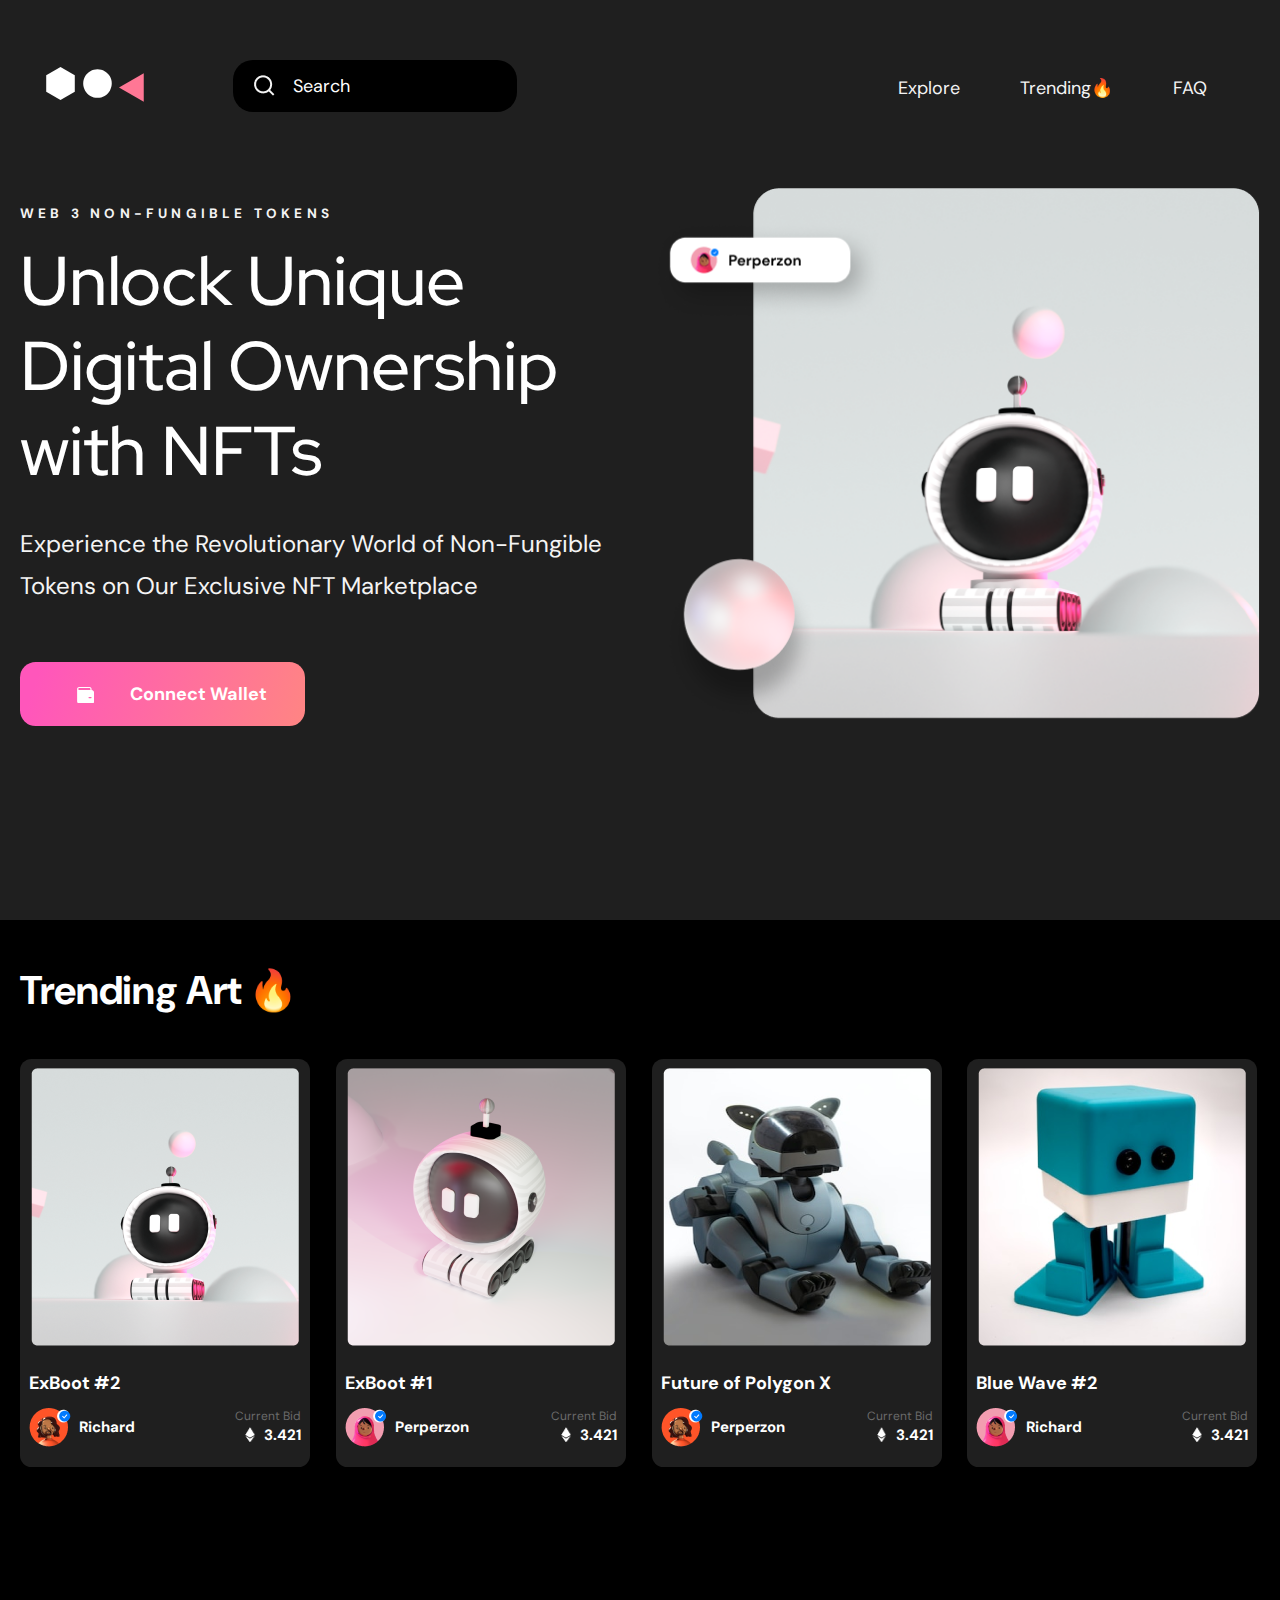
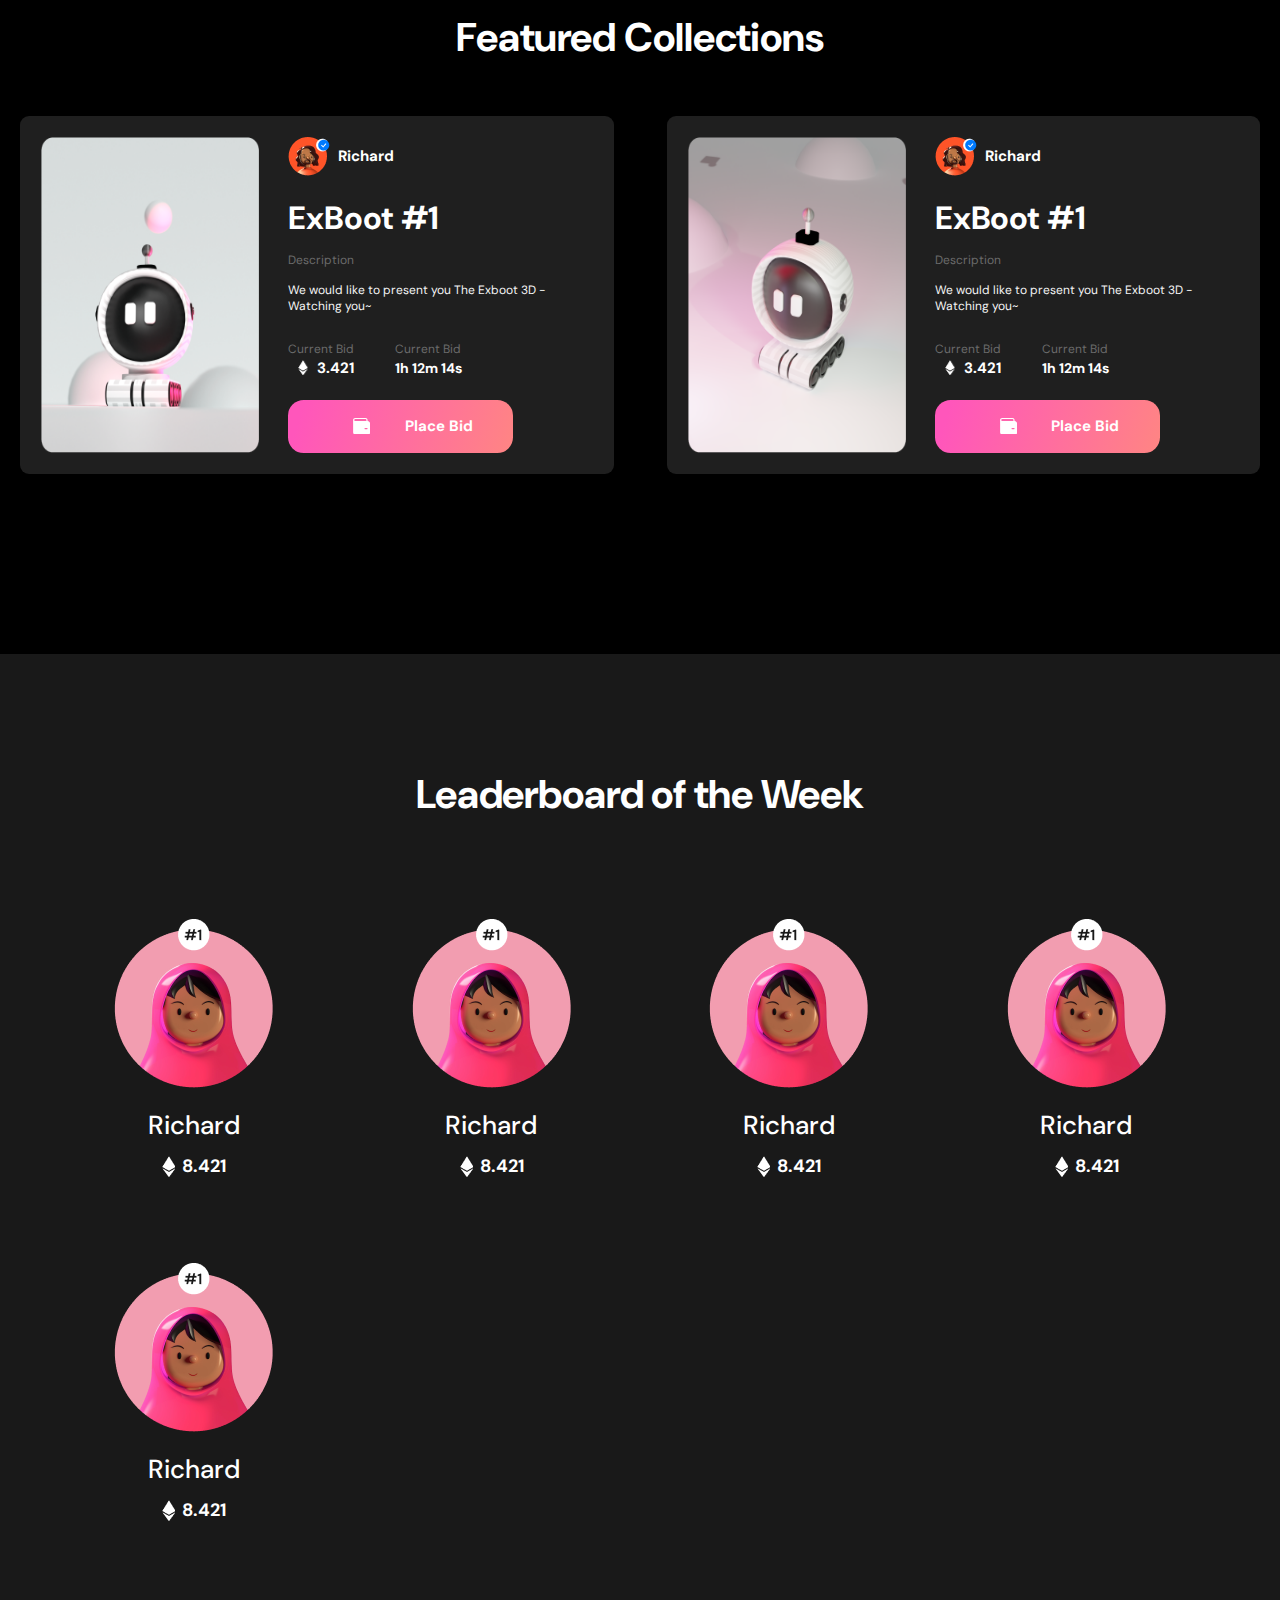
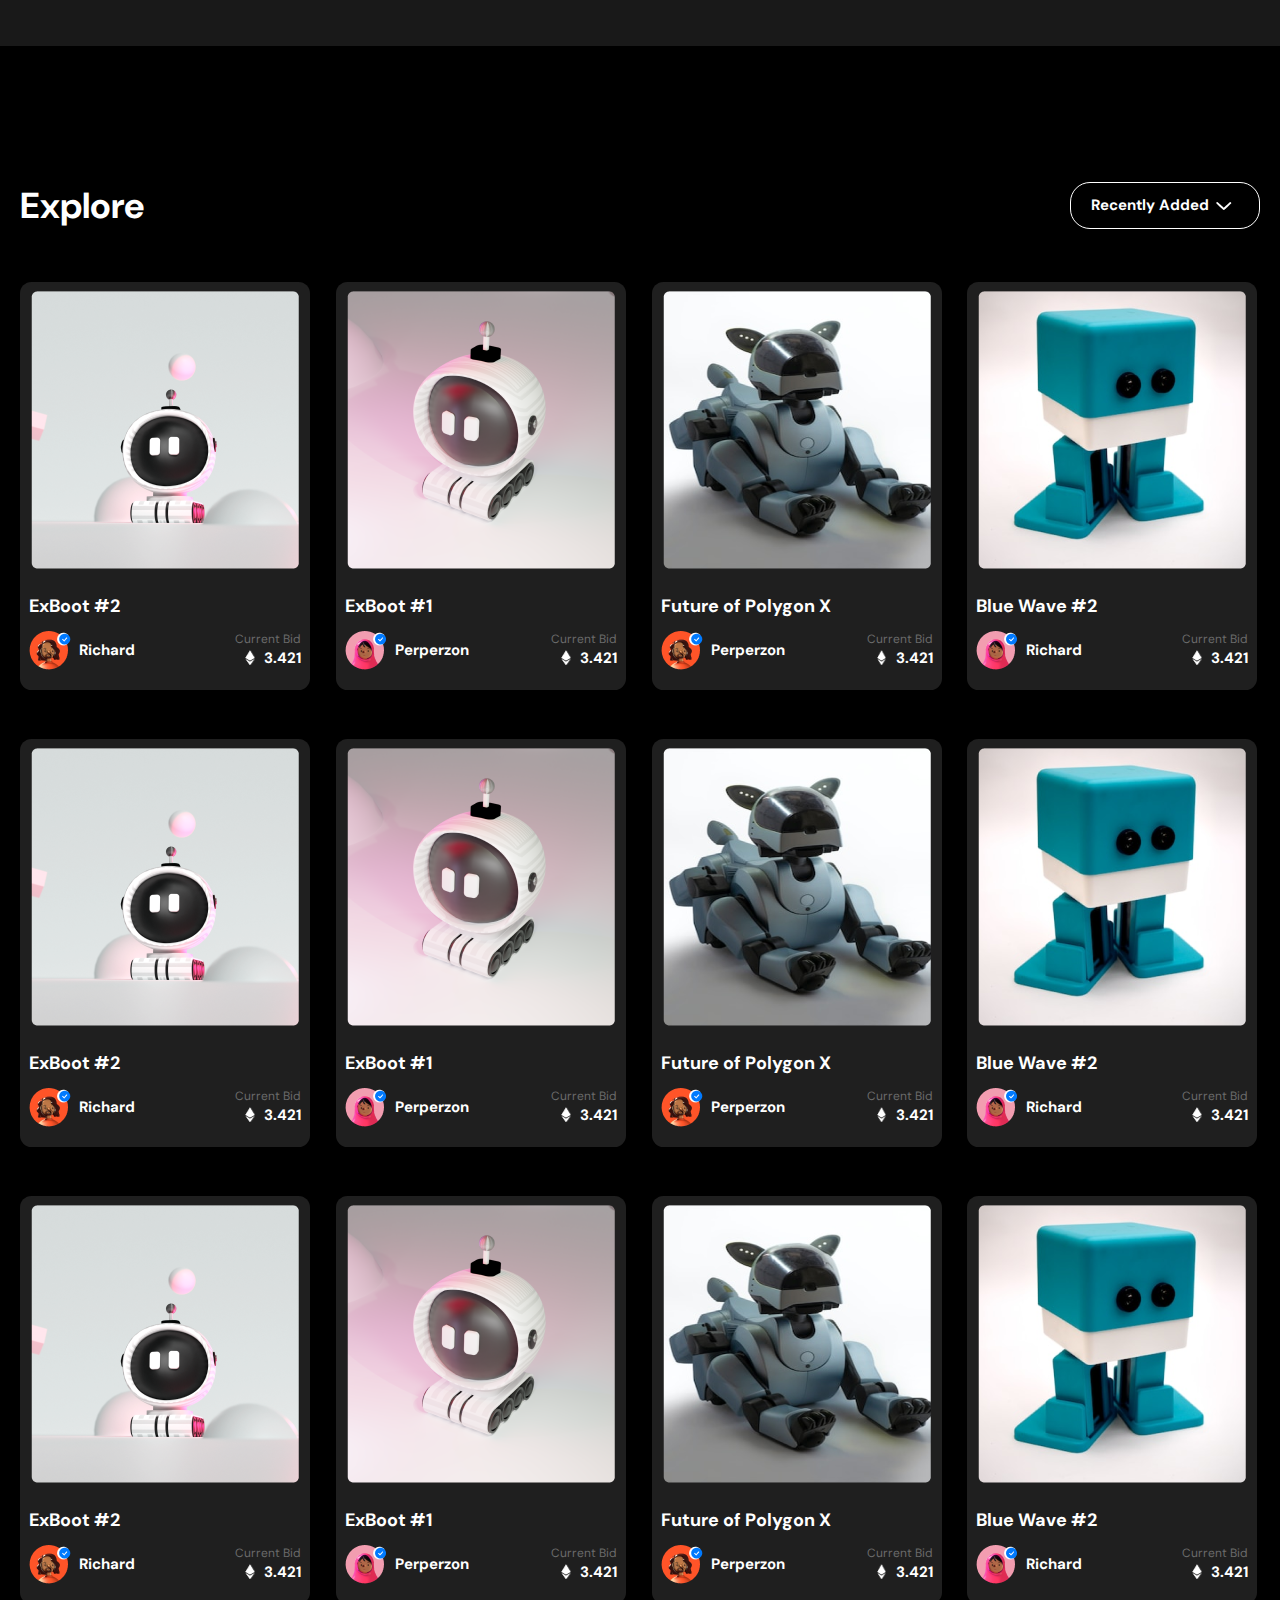
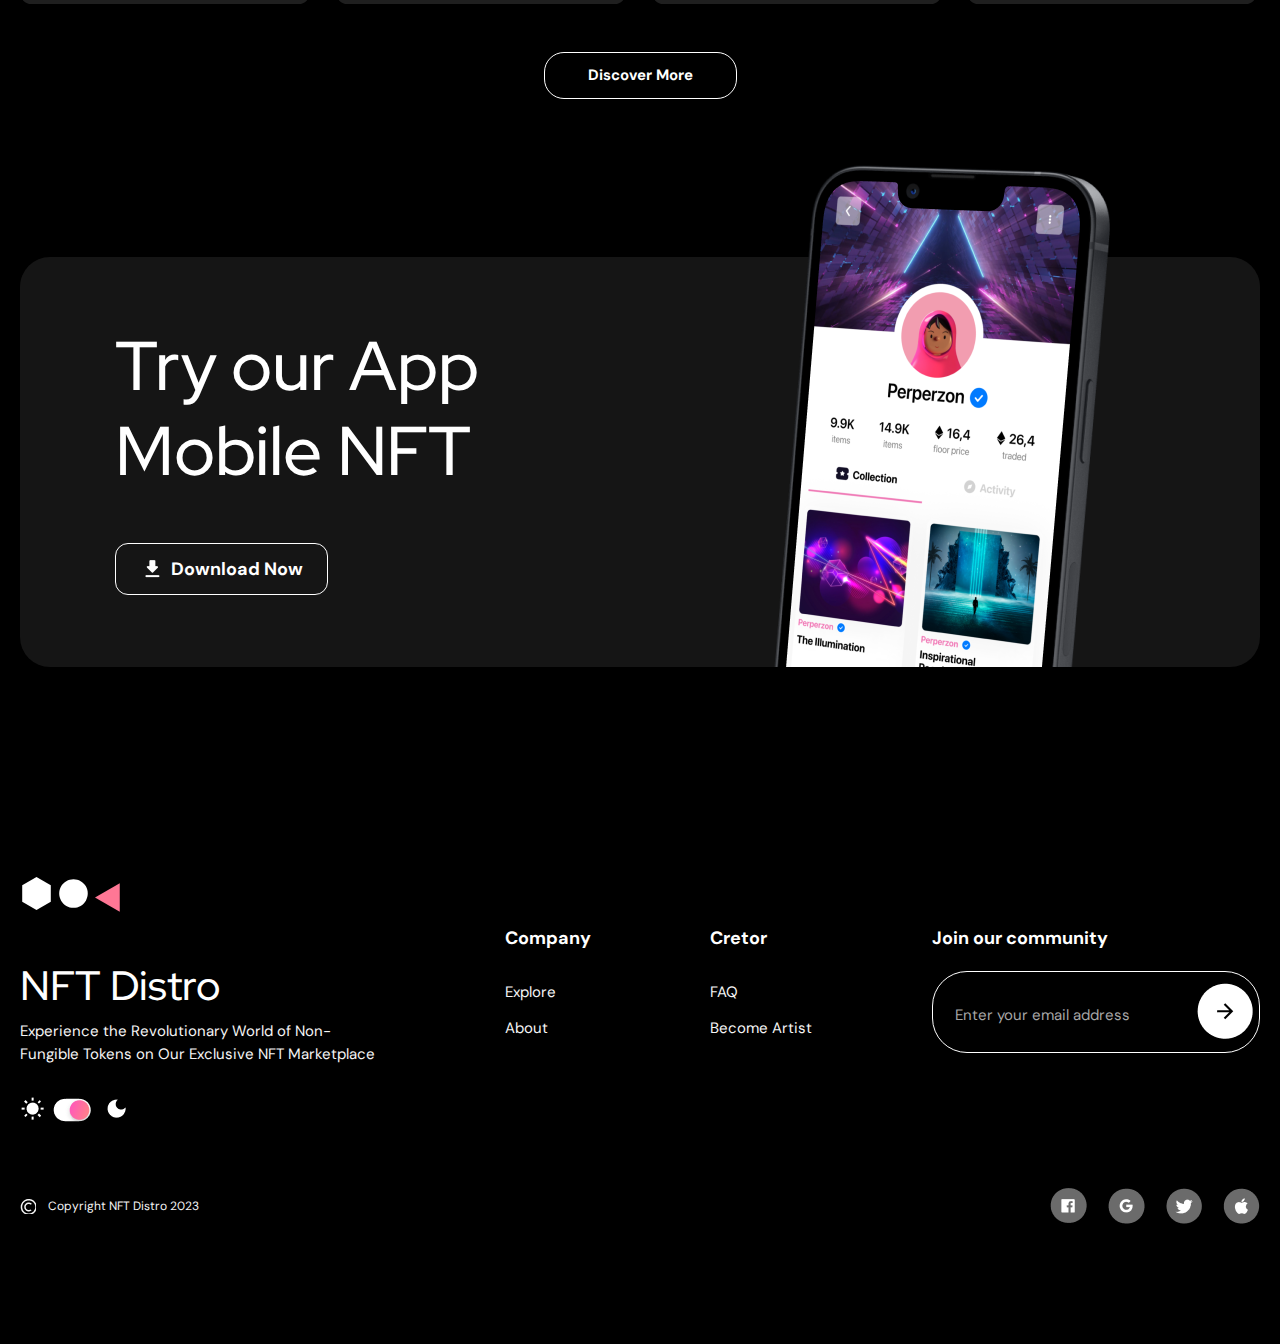
<file: NFT Distro/index.html>
<!DOCTYPE html>
<html lang="en">
<head>
    <meta charset="UTF-8">
    <meta http-equiv="X-UA-Compatible" content="IE=edge">
    <meta name="viewport" content="width=device-width, initial-scale=1.0">

    <link href="https://fonts.googleapis.com/css2?family=DM+Sans:wght@400;500;700&family=Red+Hat+Display:wght@500;700&display=swap" rel="stylesheet">

    <link rel="stylesheet" href="css/reset.css">
    <link rel="stylesheet" href="css/style.css">
    <link rel="stylesheet" href="css/media.css">

    <title>NFT Distro</title>
</head>
<body>

    <div class="wrapper">
        
        <header class="header">
            <div class="container">
                <nav class="nav__items">
                    <button class="menu-btn" type="button">
                        <span class="btn-line"></span>
                        <span class="btn-line"></span>
                        <span class="btn-line"></span>
                        <span class="btn-line"></span>
                    </button>
                    <div class="nav__left">
                        <a href="index.html" class="logo">
                            <img src="img/logo.svg" alt="Logo" class="img__logo">
                        </a>
                        <div class="nav__input">
                            <img src="img/search-line.png" alt="" class="img__input-search">
                            <input type="text" class="input__nav" placeholder="Search">
                        </div>
                    </div>
                    <div class="nav__rigth">
                        <ul class="nav__right-items">
                            <li class="nav__right-item">
                                <a href="explore.html" class="nav__right-link">Explore</a>
                            </li>
                            <li class="nav__right-item">
                                <a href="#" class="nav__right-link">Trending🔥</a>
                            </li>
                            <li class="nav__right-item">
                                <a href="faq.html" class="nav__right-link">FAQ</a>
                            </li>
                        </ul>
                    </div>
                </nav>
            </div>
        </header>

        <main>

            <section class="unlock">
                <div class="container">
                    <div class="unlock__wrapper">
                        <div class="unlock__info">
                            <div class="unlock__info-content">
                                <h3 class="unlock__content-suptitle">WEB 3 NON-FUNGIBLE TOKENS</h3>
                                <h1 class="unlock__content-title hatMedium">Unlock Unique Digital Ownership with NFTs</h1>
                                <p class="unlock__content-descr">Experience the Revolutionary World of Non-Fungible Tokens on Our Exclusive NFT Marketplace</p>
                                <a href="#" class="btn btn--purple-18">Connect Wallet</a>
                            </div>
                        </div>
                        <div class="unlock__photo">
                            <!-- <img src="img/unlock-dec.png" alt="" class="img__unlock-dec"> -->
                            <img src="img/unlock.png" alt="" class="img__unlock-photo">
                        </div>
                    </div>
                </div>
            </section>

            <section class="trending">
                <div class="container">
                    <h3 class="trending__title">Trending Art 🔥</h3>
                    <div class="trending__items">
                        <div class="trending__item">
                            <div class="trending__item-content">
                                <div class="trending__content-top">
                                    <img src="img/trending__top-1.png" alt="" class="img__trending-photo">
                                </div>
                                <div class="trending__content-bottom">
                                    <h3 class="trending__bottom-title">ExBoot #2</h3>
                                    <div class="trending__bottom-about">
                                        <div class="trending__about-person">
                                            <img src="img/trending__person-1.png" alt="" class="img__trending-person">
                                            <p class="trending__person-name">Richard</p>
                                        </div>
                                        <div class="trending__about-price">
                                            <p class="trending__price-bid">Current Bid</p>
                                            <p class="trending__price-cost">3.421</p>
                                        </div>
                                    </div>
                                </div>
                            </div>
                        </div>
                        <div class="trending__item">
                            <div class="trending__item-content">
                                <div class="trending__content-top">
                                    <img src="img/trending__top-2.png" alt="" class="img__trending-photo">
                                </div>
                                <div class="trending__content-bottom">
                                    <h3 class="trending__bottom-title">ExBoot #1</h3>
                                    <div class="trending__bottom-about">
                                        <div class="trending__about-person">
                                            <img src="img/trending__person-2.png" alt="" class="img__trending-person">
                                            <p class="trending__person-name">Perperzon</p>
                                        </div>
                                        <div class="trending__about-price">
                                            <p class="trending__price-bid">Current Bid</p>
                                            <p class="trending__price-cost">3.421</p>
                                        </div>
                                    </div>
                                </div>
                            </div>
                        </div>
                        <div class="trending__item">
                            <div class="trending__item-content">
                                <div class="trending__content-top">
                                    <img src="img/trending__top-3.png" alt="" class="img__trending-photo">
                                </div>
                                <div class="trending__content-bottom">
                                    <h3 class="trending__bottom-title">Future of Polygon X</h3>
                                    <div class="trending__bottom-about">
                                        <div class="trending__about-person">
                                            <img src="img/trending__person-1.png" alt="" class="img__trending-person">
                                            <p class="trending__person-name">Perperzon</p>
                                        </div>
                                        <div class="trending__about-price">
                                            <p class="trending__price-bid">Current Bid</p>
                                            <p class="trending__price-cost">3.421</p>
                                        </div>
                                    </div>
                                </div>
                            </div>
                        </div>
                        <div class="trending__item">
                            <div class="trending__item-content">
                                <div class="trending__content-top">
                                    <img src="img/trending__top-4.png" alt="" class="img__trending-photo">
                                </div>
                                <div class="trending__content-bottom">
                                    <h3 class="trending__bottom-title">Blue Wave #2</h3>
                                    <div class="trending__bottom-about">
                                        <div class="trending__about-person">
                                            <img src="img/trending__person-2.png" alt="" class="img__trending-person">
                                            <p class="trending__person-name">Richard</p>
                                        </div>
                                        <div class="trending__about-price">
                                            <p class="trending__price-bid">Current Bid</p>
                                            <p class="trending__price-cost">3.421</p>
                                        </div>
                                    </div>
                                </div>
                            </div>
                        </div>
                    </div>
                </div>
            </section>

            <section class="collection">
                <div class="container">
                    <h2 class="collection__title">Featured Collections</h2>
                    <div class="collection__wrapper">
                        <div class="collection__items">
                            <div class="collection__item-photo">
                                <img src="img/collection-1.png" alt="" class="img__collection-item">
                            </div>
                            <div class="collection__content">
                                <div class="trending__about-person">
                                    <img src="img/trending__person-1.png" alt="" class="img__trending-person">
                                    <p class="trending__person-name">Richard</p>
                                </div>
                                <h2 class="collection__content-title">ExBoot #1</h2>
                                <p class="collection__content-descr">Description</p>
                                <p class="collection__content-text">We would like to present you The Exboot 3D - Watching you~</p>
                                <div class="collection__content-bid">
                                    <div class="trending__about-price">
                                        <p class="trending__price-bid">Current Bid</p>
                                        <p class="trending__price-cost">3.421</p>
                                    </div>
                                    <div class="collection__content-time">
                                        <p class="collection__end">Current Bid</p>
                                        <p class="collection__time">1h 12m 14s</p>
                                    </div>
                                </div>
                                <a href="#" class="btn btn--purple-15 btn--collection">Place Bid</a>
                            </div>
                        </div>
                        <div class="collection__items">
                            <div class="collection__item-photo">
                                <img src="img/collection-2.png" alt="" class="img__collection-item">
                            </div>
                            <div class="collection__content">
                                <div class="trending__about-person">
                                    <img src="img/trending__person-1.png" alt="" class="img__trending-person">
                                    <p class="trending__person-name">Richard</p>
                                </div>
                                <h2 class="collection__content-title">ExBoot #1</h2>
                                <p class="collection__content-descr">Description</p>
                                <p class="collection__content-text">We would like to present you The Exboot 3D - Watching you~</p>
                                <div class="collection__content-bid">
                                    <div class="trending__about-price">
                                        <p class="trending__price-bid">Current Bid</p>
                                        <p class="trending__price-cost">3.421</p>
                                    </div>
                                    <div class="collection__content-time">
                                        <p class="collection__end">Current Bid</p>
                                        <p class="collection__time">1h 12m 14s</p>
                                    </div>
                                </div>
                                <a href="#" class="btn btn--purple-15 btn--collection">Place Bid</a>
                            </div>
                        </div>
                    </div>
                </div>
            </section>

            <section class="leader">
                <div class="container">
                    <h2 class="leader__title">Leaderboard of the Week</h2>
                    <div class="leader__items">
                        <div class="leader__item">
                            <div class="leader__item-content">
                                <img src="img/leader-item-1.png" alt="" class="img__leader-content">
                                <h3 class="leader__content-name">Richard </h3>
                                <p class="leader__content-price">8.421</p>
                            </div>
                        </div>
                        <div class="leader__item">
                            <div class="leader__item-content">
                                <img src="img/leader-item-1.png" alt="" class="img__leader-content">
                                <h3 class="leader__content-name">Richard </h3>
                                <p class="leader__content-price">8.421</p>
                            </div>
                        </div>
                        <div class="leader__item">
                            <div class="leader__item-content">
                                <img src="img/leader-item-1.png" alt="" class="img__leader-content">
                                <h3 class="leader__content-name">Richard </h3>
                                <p class="leader__content-price">8.421</p>
                            </div>
                        </div>
                        <div class="leader__item">
                            <div class="leader__item-content">
                                <img src="img/leader-item-1.png" alt="" class="img__leader-content">
                                <h3 class="leader__content-name">Richard </h3>
                                <p class="leader__content-price">8.421</p>
                            </div>
                        </div>
                        <div class="leader__item">
                            <div class="leader__item-content">
                                <img src="img/leader-item-1.png" alt="" class="img__leader-content">
                                <h3 class="leader__content-name">Richard </h3>
                                <p class="leader__content-price">8.421</p>
                            </div>
                        </div>
                    </div>
                </div>
            </section>

            <section class="explore">
                <div class="container">
                    <div class="explore__header">
                        <h2 class="explore__header-title">Explore</h2>
                        <a href="#" class="btn btn--transparent-add">Recently Added</a>
                    </div>
                    <div class="trending__items">
                        <div class="trending__item">
                            <div class="trending__item-content">
                                <div class="trending__content-top">
                                    <img src="img/trending__top-1.png" alt="" class="img__trending-photo">
                                </div>
                                <div class="trending__content-bottom">
                                    <a href="detail.html" class="trending__bottom-title">ExBoot #2</a>
                                    <div class="trending__bottom-about">
                                        <div class="trending__about-person">
                                            <img src="img/trending__person-1.png" alt="" class="img__trending-person">
                                            <p class="trending__person-name">Richard</p>
                                        </div>
                                        <div class="trending__about-price">
                                            <p class="trending__price-bid">Current Bid</p>
                                            <p class="trending__price-cost">3.421</p>
                                        </div>
                                    </div>
                                </div>
                            </div>
                        </div>
                        <div class="trending__item">
                            <div class="trending__item-content">
                                <div class="trending__content-top">
                                    <img src="img/trending__top-2.png" alt="" class="img__trending-photo">
                                </div>
                                <div class="trending__content-bottom">
                                    <a href="detail.html" class="trending__bottom-title">ExBoot #1</a>
                                    <div class="trending__bottom-about">
                                        <div class="trending__about-person">
                                            <img src="img/trending__person-2.png" alt="" class="img__trending-person">
                                            <p class="trending__person-name">Perperzon</p>
                                        </div>
                                        <div class="trending__about-price">
                                            <p class="trending__price-bid">Current Bid</p>
                                            <p class="trending__price-cost">3.421</p>
                                        </div>
                                    </div>
                                </div>
                            </div>
                        </div>
                        <div class="trending__item">
                            <div class="trending__item-content">
                                <div class="trending__content-top">
                                    <img src="img/trending__top-3.png" alt="" class="img__trending-photo">
                                </div>
                                <div class="trending__content-bottom">
                                    <a href="detail.html" class="trending__bottom-title">Future of Polygon X</a>
                                    <div class="trending__bottom-about">
                                        <div class="trending__about-person">
                                            <img src="img/trending__person-1.png" alt="" class="img__trending-person">
                                            <p class="trending__person-name">Perperzon</p>
                                        </div>
                                        <div class="trending__about-price">
                                            <p class="trending__price-bid">Current Bid</p>
                                            <p class="trending__price-cost">3.421</p>
                                        </div>
                                    </div>
                                </div>
                            </div>
                        </div>
                        <div class="trending__item">
                            <div class="trending__item-content">
                                <div class="trending__content-top">
                                    <img src="img/trending__top-4.png" alt="" class="img__trending-photo">
                                </div>
                                <div class="trending__content-bottom">
                                    <a href="detail.html" class="trending__bottom-title">Blue Wave #2</a>
                                    <div class="trending__bottom-about">
                                        <div class="trending__about-person">
                                            <img src="img/trending__person-2.png" alt="" class="img__trending-person">
                                            <p class="trending__person-name">Richard</p>
                                        </div>
                                        <div class="trending__about-price">
                                            <p class="trending__price-bid">Current Bid</p>
                                            <p class="trending__price-cost">3.421</p>
                                        </div>
                                    </div>
                                </div>
                            </div>
                        </div>
                    </div>
                    <div class="trending__items">
                        <div class="trending__item">
                            <div class="trending__item-content">
                                <div class="trending__content-top">
                                    <img src="img/trending__top-1.png" alt="" class="img__trending-photo">
                                </div>
                                <div class="trending__content-bottom">
                                    <a href="detail.html" class="trending__bottom-title">ExBoot #2</a>
                                    <div class="trending__bottom-about">
                                        <div class="trending__about-person">
                                            <img src="img/trending__person-1.png" alt="" class="img__trending-person">
                                            <p class="trending__person-name">Richard</p>
                                        </div>
                                        <div class="trending__about-price">
                                            <p class="trending__price-bid">Current Bid</p>
                                            <p class="trending__price-cost">3.421</p>
                                        </div>
                                    </div>
                                </div>
                            </div>
                        </div>
                        <div class="trending__item">
                            <div class="trending__item-content">
                                <div class="trending__content-top">
                                    <img src="img/trending__top-2.png" alt="" class="img__trending-photo">
                                </div>
                                <div class="trending__content-bottom">
                                    <a href="detail.html" class="trending__bottom-title">ExBoot #1</a>
                                    <div class="trending__bottom-about">
                                        <div class="trending__about-person">
                                            <img src="img/trending__person-2.png" alt="" class="img__trending-person">
                                            <p class="trending__person-name">Perperzon</p>
                                        </div>
                                        <div class="trending__about-price">
                                            <p class="trending__price-bid">Current Bid</p>
                                            <p class="trending__price-cost">3.421</p>
                                        </div>
                                    </div>
                                </div>
                            </div>
                        </div>
                        <div class="trending__item">
                            <div class="trending__item-content">
                                <div class="trending__content-top">
                                    <img src="img/trending__top-3.png" alt="" class="img__trending-photo">
                                </div>
                                <div class="trending__content-bottom">
                                    <a href="detail.html" class="trending__bottom-title">Future of Polygon X</a>
                                    <div class="trending__bottom-about">
                                        <div class="trending__about-person">
                                            <img src="img/trending__person-1.png" alt="" class="img__trending-person">
                                            <p class="trending__person-name">Perperzon</p>
                                        </div>
                                        <div class="trending__about-price">
                                            <p class="trending__price-bid">Current Bid</p>
                                            <p class="trending__price-cost">3.421</p>
                                        </div>
                                    </div>
                                </div>
                            </div>
                        </div>
                        <div class="trending__item">
                            <div class="trending__item-content">
                                <div class="trending__content-top">
                                    <img src="img/trending__top-4.png" alt="" class="img__trending-photo">
                                </div>
                                <div class="trending__content-bottom">
                                    <a href="detail.html" class="trending__bottom-title">Blue Wave #2</a>
                                    <div class="trending__bottom-about">
                                        <div class="trending__about-person">
                                            <img src="img/trending__person-2.png" alt="" class="img__trending-person">
                                            <p class="trending__person-name">Richard</p>
                                        </div>
                                        <div class="trending__about-price">
                                            <p class="trending__price-bid">Current Bid</p>
                                            <p class="trending__price-cost">3.421</p>
                                        </div>
                                    </div>
                                </div>
                            </div>
                        </div>
                    </div>
                    <div class="trending__items">
                        <div class="trending__item">
                            <div class="trending__item-content">
                                <div class="trending__content-top">
                                    <img src="img/trending__top-1.png" alt="" class="img__trending-photo">
                                </div>
                                <div class="trending__content-bottom">
                                    <a href="detail.html" class="trending__bottom-title">ExBoot #2</a>
                                    <div class="trending__bottom-about">
                                        <div class="trending__about-person">
                                            <img src="img/trending__person-1.png" alt="" class="img__trending-person">
                                            <p class="trending__person-name">Richard</p>
                                        </div>
                                        <div class="trending__about-price">
                                            <p class="trending__price-bid">Current Bid</p>
                                            <p class="trending__price-cost">3.421</p>
                                        </div>
                                    </div>
                                </div>
                            </div>
                        </div>
                        <div class="trending__item">
                            <div class="trending__item-content">
                                <div class="trending__content-top">
                                    <img src="img/trending__top-2.png" alt="" class="img__trending-photo">
                                </div>
                                <div class="trending__content-bottom">
                                    <a href="detail.html" class="trending__bottom-title">ExBoot #1</a>
                                    <div class="trending__bottom-about">
                                        <div class="trending__about-person">
                                            <img src="img/trending__person-2.png" alt="" class="img__trending-person">
                                            <p class="trending__person-name">Perperzon</p>
                                        </div>
                                        <div class="trending__about-price">
                                            <p class="trending__price-bid">Current Bid</p>
                                            <p class="trending__price-cost">3.421</p>
                                        </div>
                                    </div>
                                </div>
                            </div>
                        </div>
                        <div class="trending__item">
                            <div class="trending__item-content">
                                <div class="trending__content-top">
                                    <img src="img/trending__top-3.png" alt="" class="img__trending-photo">
                                </div>
                                <div class="trending__content-bottom">
                                    <a href="detail.html" class="trending__bottom-title">Future of Polygon X</a>
                                    <div class="trending__bottom-about">
                                        <div class="trending__about-person">
                                            <img src="img/trending__person-1.png" alt="" class="img__trending-person">
                                            <p class="trending__person-name">Perperzon</p>
                                        </div>
                                        <div class="trending__about-price">
                                            <p class="trending__price-bid">Current Bid</p>
                                            <p class="trending__price-cost">3.421</p>
                                        </div>
                                    </div>
                                </div>
                            </div>
                        </div>
                        <div class="trending__item">
                            <div class="trending__item-content">
                                <div class="trending__content-top">
                                    <img src="img/trending__top-4.png" alt="" class="img__trending-photo">
                                </div>
                                <div class="trending__content-bottom">
                                    <a href="detail.html" class="trending__bottom-title">Blue Wave #2</a>
                                    <div class="trending__bottom-about">
                                        <div class="trending__about-person">
                                            <img src="img/trending__person-2.png" alt="" class="img__trending-person">
                                            <p class="trending__person-name">Richard</p>
                                        </div>
                                        <div class="trending__about-price">
                                            <p class="trending__price-bid">Current Bid</p>
                                            <p class="trending__price-cost">3.421</p>
                                        </div>
                                    </div>
                                </div>
                            </div>
                        </div>
                    </div>
                    <div class="explore__btns">
                        <a href="discover.html" target="_blank" class="btn btn--transparent btn--explore">Discover More</a>
                    </div>
                </div>
            </section>

            <section class="try">
                <div class="container">
                    <div class="try__item">
                        <h2 class="try__title hatMedium">Try our App Mobile NFT</h2>
                        <a href="#" class="btn btn--transparent--download">Download Now </a>
                        <img src="img/try-ph.png" alt="" class="img__try">
                    </div>
                </div>
            </section>

        </main>

        <footer class="footer">
            <div class="container">
                <a href="index.html" class="logo">
                    <img src="img/logo.svg" alt="" class="img__logo">
                </a>
                <div class="footer__menu">
                    <ul class="footer__menu-list">
                        <li class="footer__menu-item">
                            <p class="footer__item-title-nft hatMedium">NFT Distro</p>
                        </li>
                        <li class="footer__menu-item">
                            <p class="footer__item-descr">Experience the Revolutionary World of Non-Fungible Tokens on Our Exclusive NFT Marketplace</p>
                        </li>
                    </ul>
                    <ul class="footer__menu-list">
                        <li class="footer__menu-item">
                            <p class="footer__item-title">Company</p>
                        </li>
                        <li class="footer__menu-item">
                            <a href="explore.html" class="footer__menu-link">Explore</a>
                        </li>
                        <li class="footer__menu-item">
                            <a href="about.html" class="footer__menu-link">About</a>
                        </li>
                    </ul>
                    <ul class="footer__menu-list">
                        <li class="footer__menu-item">
                            <p class="footer__item-title">Cretor</p>
                        </li>
                        <li class="footer__menu-item">
                            <a href="faq.html" class="footer__menu-link">FAQ</a>
                        </li>
                        <li class="footer__menu-item">
                            <a href="become.html" class="footer__menu-link">Become Artist</a>
                        </li>
                    </ul>
                    <ul class="footer__menu-list">
                        <li class="footer__menu-item">
                            <p class="footer__item-title">Join our community</p>
                        </li>
                        <div class="footer__input">
                            <input type="text" class="input__footer" placeholder="Enter your email address">
                            <img src="img/circle.png" alt="" class="img__input">
                        </div>
                    </ul>
                </div>
                <div class="switch">
                    <div class="switch__item">
                        <img src="img/switch-1.png" alt="" class="img__switch">
                    </div>
                    <div class="switch__item">
                        <img src="img/switch-2.png" alt="" class="img__switch">
                    </div>
                    <div class="switch__item">
                        <img src="img/switch-3.png" alt="" class="img__switch">
                    </div>
                </div>
                <div class="copyright">
                    <div class="copyright-copy">
                        <p class="copy">Copyright NFT Distro 2023 </p>
                    </div>
                    <div class="copyright__social">
                        <div class="copyright__social-item">
                            <a href="#" class="copyryght__social-link">
                                <img src="img/fb.png" alt="" class="img__copyright-social">
                            </a>
                        </div>
                        <div class="copyright__social-item">
                            <a href="#" class="copyryght__social-link">
                                <img src="img/google.png" alt="" class="img__copyright-social">
                            </a>
                        </div>
                        <div class="copyright__social-item">
                            <a href="#" class="copyryght__social-link">
                                <img src="img/tw.png" alt="" class="img__copyright-social">
                            </a>
                        </div>
                        <div class="copyright__social-item">
                            <a href="#" class="copyryght__social-link">
                                <img src="img/apple.png" alt="" class="img__copyright-social">
                            </a>
                        </div>
                    </div>
                </div>
            </div>
        </footer>

    </div>
    
    <script src="js/main.js"></script>
</body>
</html>
</file>
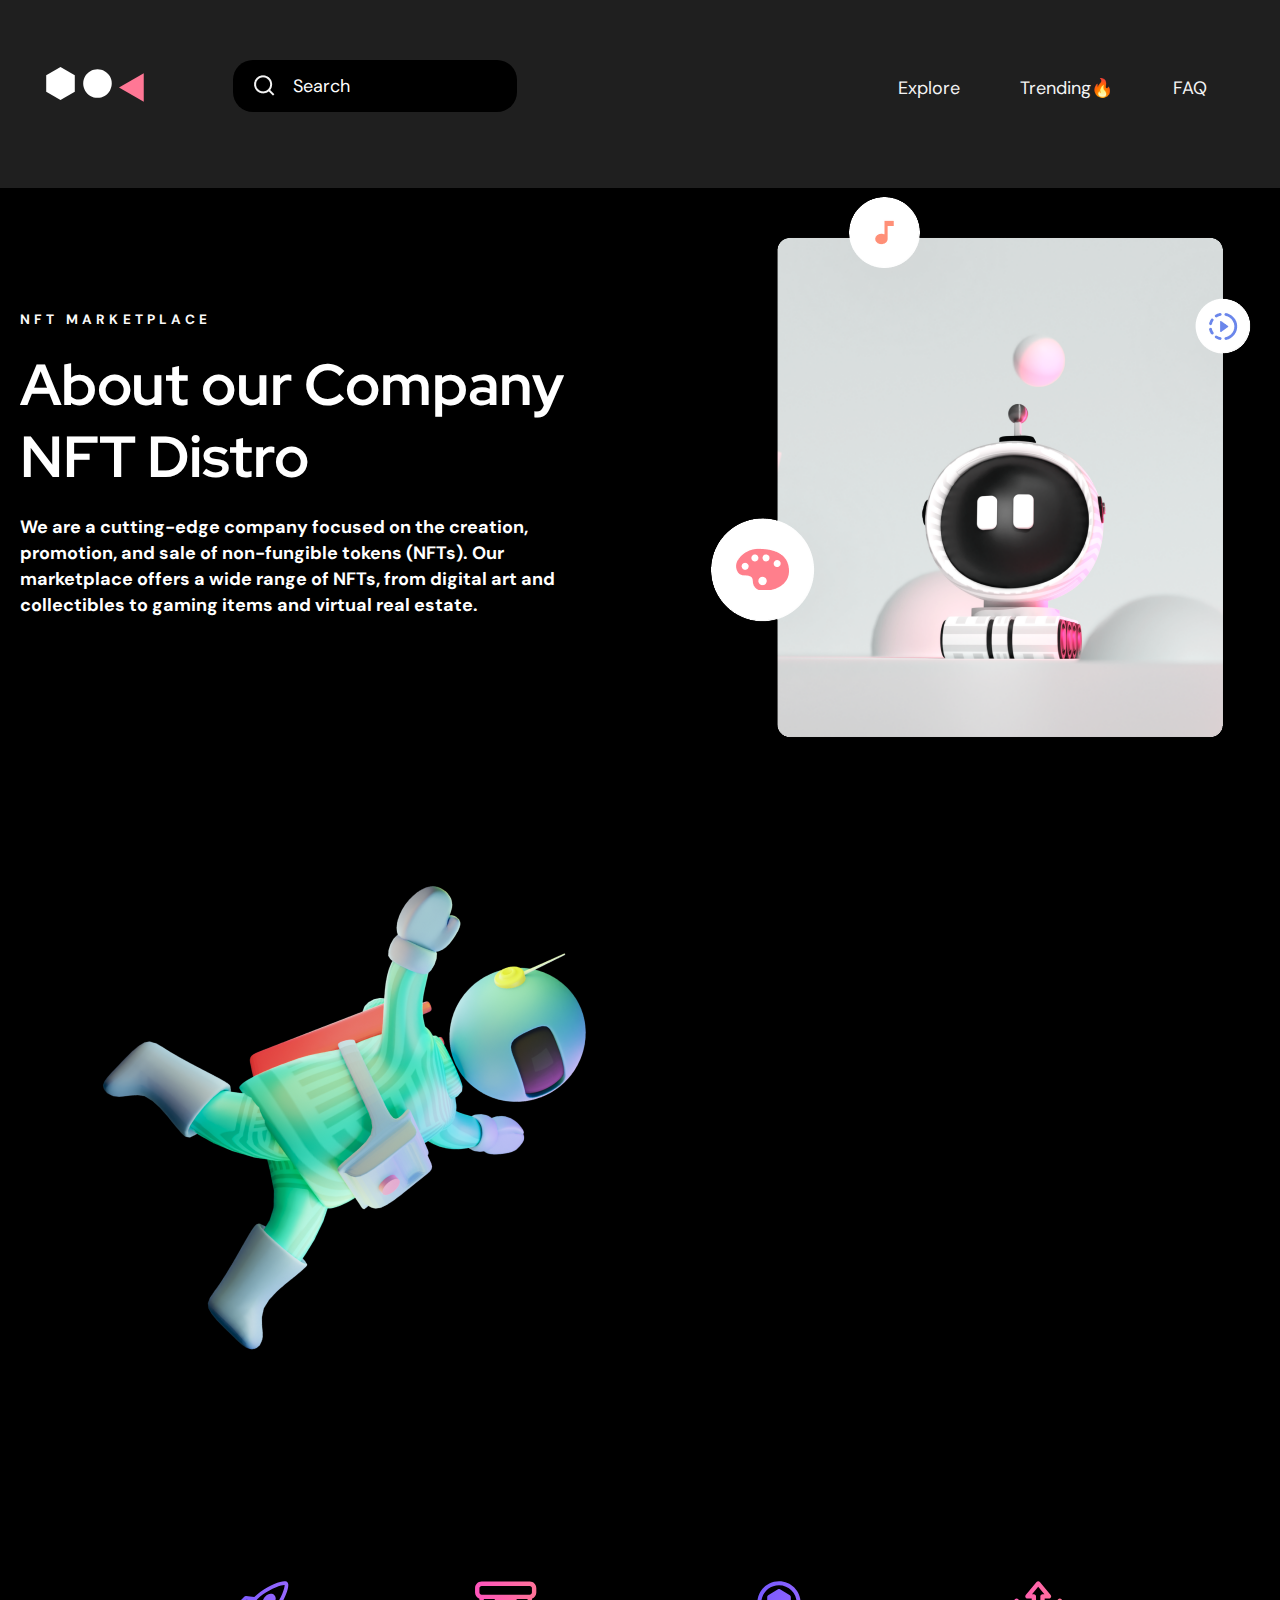
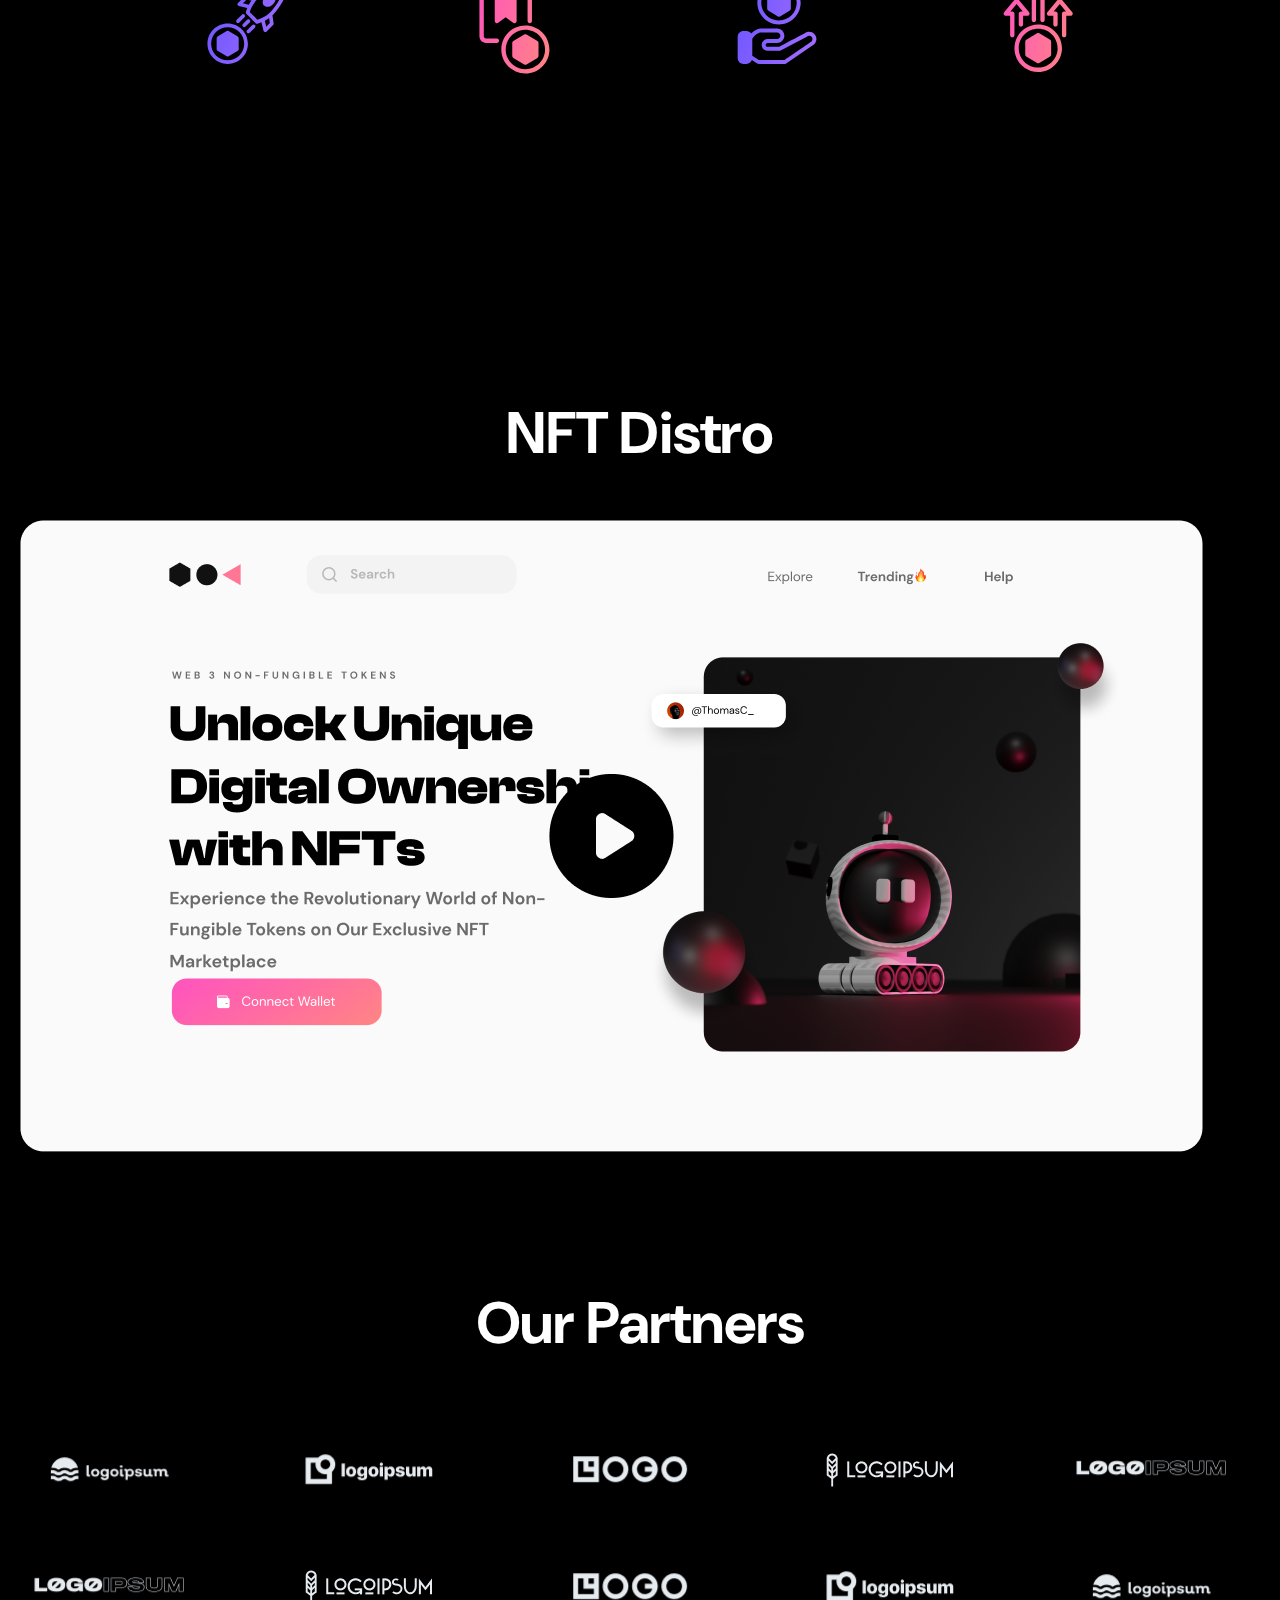
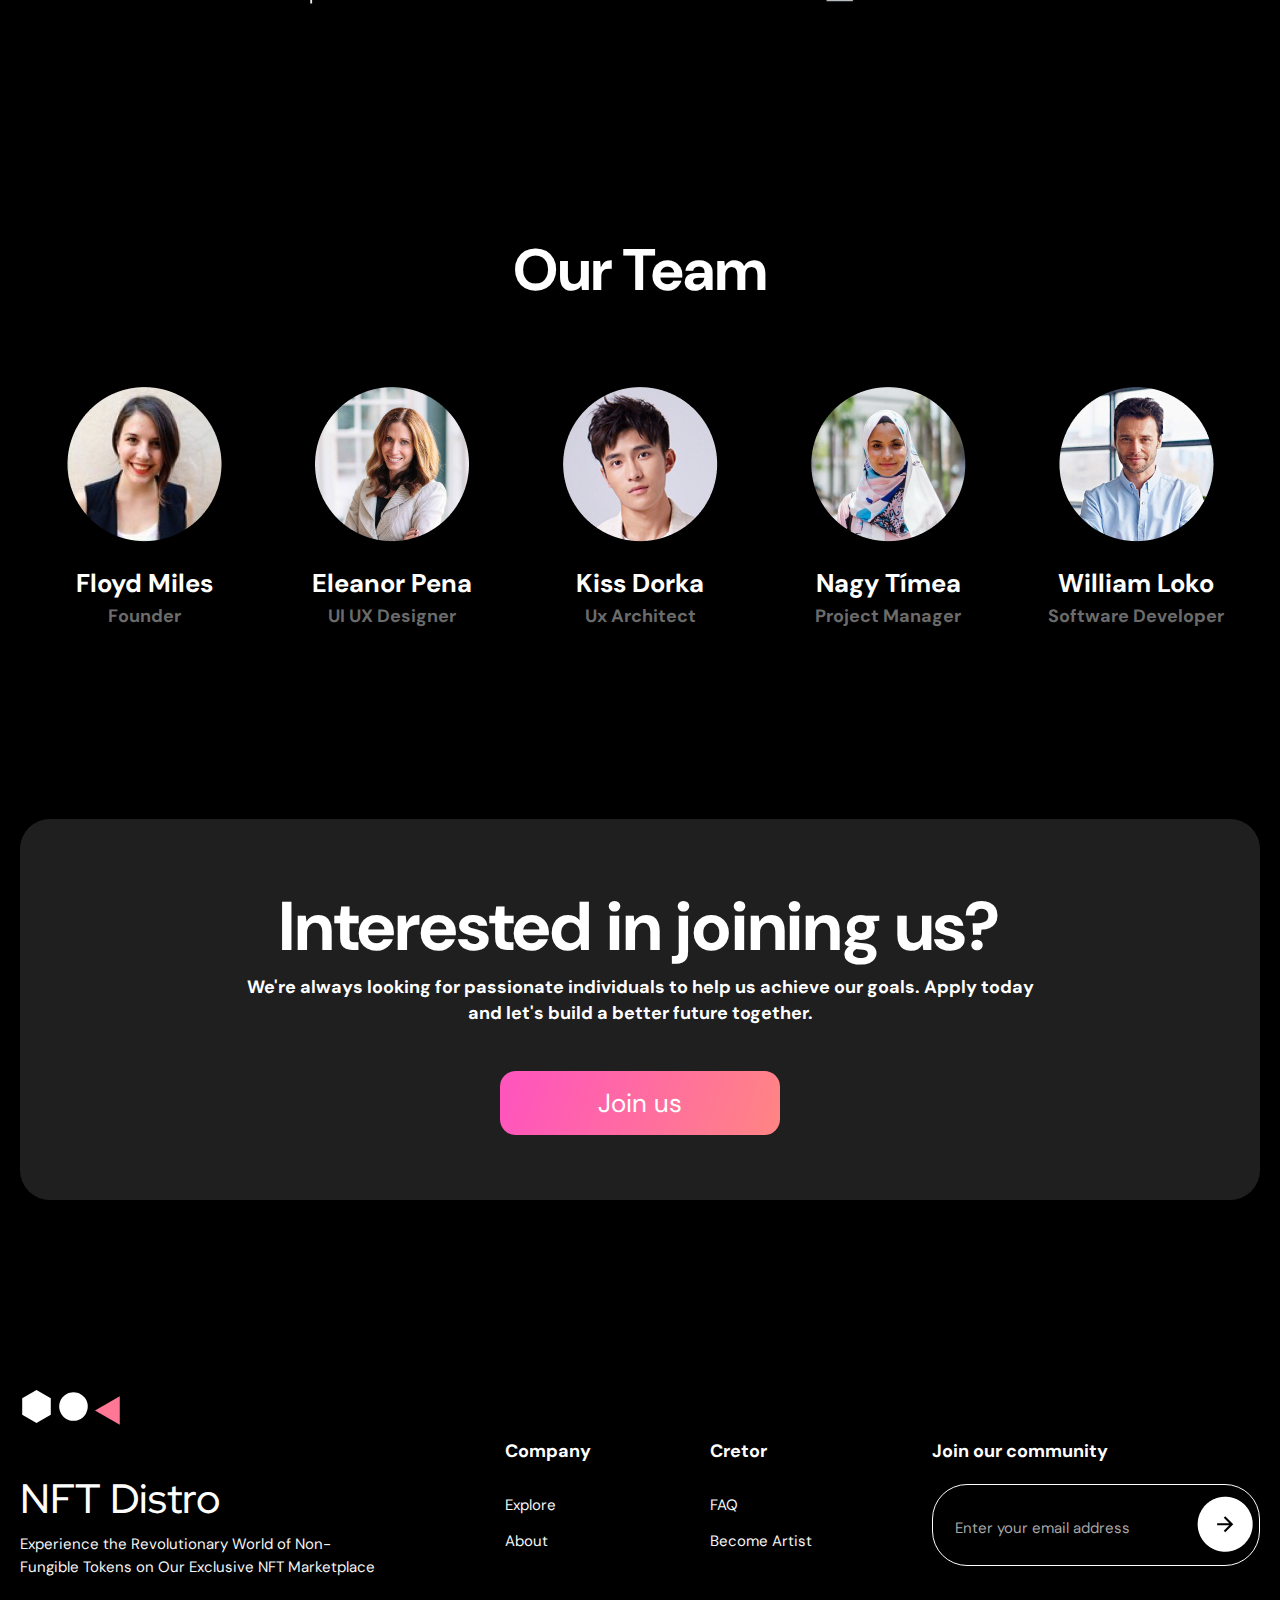
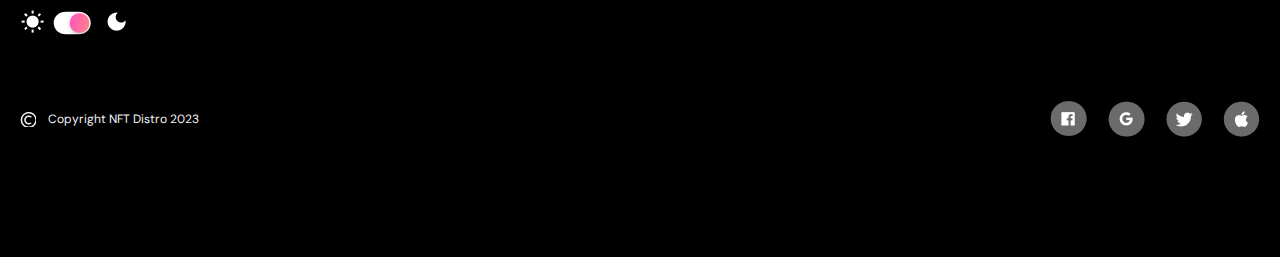
<file: NFT Distro/about.html>
<!DOCTYPE html>
<html lang="en">
<head>
    <meta charset="UTF-8">
    <meta http-equiv="X-UA-Compatible" content="IE=edge">
    <meta name="viewport" content="width=device-width, initial-scale=1.0">

    <link href="https://fonts.googleapis.com/css2?family=DM+Sans:wght@400;500;700&family=Red+Hat+Display:wght@500;700&display=swap" rel="stylesheet">

    <link rel="stylesheet" href="css/reset.css">
    <link rel="stylesheet" href="css/style.css">
    <link rel="stylesheet" href="css/media.css">

    <title>NFT Distro</title>
</head>
<body>

    <div class="wrapper">
        
        <header class="header">
            <div class="container">
                <nav class="nav__items">
                    <button class="menu-btn" type="button">
                        <span class="btn-line"></span>
                        <span class="btn-line"></span>
                        <span class="btn-line"></span>
                        <span class="btn-line"></span>
                    </button>
                    <div class="nav__left">
                        <a href="index.html" class="logo">
                            <img src="img/logo.svg" alt="Logo" class="img__logo">
                        </a>
                        <div class="nav__input">
                            <img src="img/search-line.png" alt="" class="img__input-search">
                            <input type="text" class="input__nav" placeholder="Search">
                        </div>
                    </div>
                    <div class="nav__rigth">
                        <ul class="nav__right-items">
                            <li class="nav__right-item">
                                <a href="#" class="nav__right-link">Explore</a>
                            </li>
                            <li class="nav__right-item">
                                <a href="#" class="nav__right-link">Trending🔥</a>
                            </li>
                            <li class="nav__right-item">
                                <a href="faq.html" class="nav__right-link">FAQ</a>
                            </li>
                        </ul>
                    </div>
                </nav>
            </div>
        </header>

        <main>

            <section class="about">
                <div class="container">
                    <div class="about__wrapper">
                        <div class="about__info">
                            <div class="about__info-content">
                                <h3 class="about__content-suptitle">NFT MARKETPLACE</h3>
                                <h1 class="about__content-title hatBold">About our Company NFT Distro</h1>
                                <p class="about__content-descr">We are a cutting-edge company focused on the creation, promotion, and sale of non-fungible tokens (NFTs). Our marketplace offers a wide range of NFTs, from digital art and collectibles to gaming items and virtual real estate.</p>
                            </div>
                        </div>
                        <div class="about__photo">
                            <img src="img/about.png" alt="" class="img__about-ph">
                        </div>
                    </div>
                </div>
            </section>

            <div class="astronot">
                <div class="container">
                    <img src="img/astronot.png" alt="" class="img__astronot">
                </div>
            </div>

            <div class="icons">
                <div class="container">
                    <div class="icons__items">
                        <div class="icons__item">
                            <img src="img/icons_item-1.svg" alt="" class="img__icons-item">
                        </div>
                        <div class="icons__item">
                            <img src="img/icons_item-2.svg" alt="" class="img__icons-item">
                        </div>
                        <div class="icons__item">
                            <img src="img/icons_item-3.svg" alt="" class="img__icons-item">
                        </div>
                        <div class="icons__item">
                            <img src="img/icons_item-4.svg" alt="" class="img__icons-item">
                        </div>
                    </div>
                </div>
            </div>

            <section class="distro">
                <div class="container">
                    <h2 class="distro__title">NFT Distro</h2>
                    <img src="img/distro.png" alt="" class="img__distro">
                </div>
            </section>

            <section class="partners">
                <div class="container">
                    <h2 class="partners__title">Our Partners</h2>
                    <div class="partners__items">
                        <div class="partners__item">
                            <img src="img/partners_item-1.png" alt="" class="img__partners-item">
                        </div>
                        <div class="partners__item">
                            <img src="img/partners_item-2.png" alt="" class="img__partners-item">
                        </div>
                        <div class="partners__item">
                            <img src="img/partners_item-3.png" alt="" class="img__partners-item">
                        </div>
                        <div class="partners__item">
                            <img src="img/partners_item-4.png" alt="" class="img__partners-item">
                        </div>
                        <div class="partners__item">
                            <img src="img/partners_item-5.png" alt="" class="img__partners-item">
                        </div>
                    </div>
                    <div class="partners__items">
                        <div class="partners__item">
                            <img src="img/partners_item-5.png" alt="" class="img__partners-item">
                        </div>
                        <div class="partners__item">
                            <img src="img/partners_item-4.png" alt="" class="img__partners-item">
                        </div>
                        <div class="partners__item">
                            <img src="img/partners_item-3.png" alt="" class="img__partners-item">
                        </div>
                        <div class="partners__item">
                            <img src="img/partners_item-2.png" alt="" class="img__partners-item">
                        </div>
                        <div class="partners__item">
                            <img src="img/partners_item-1.png" alt="" class="img__partners-item">
                        </div>
                    </div>
                </div>
            </section>

            <section class="team">
                <div class="container">
                    <h2 class="team__title">Our Team</h2>
                    <div class="team__items">
                        <div class="team__item">
                            <div class="team__item-content">
                                <img src="img/team_item-1.png" alt="" class="img__team-content">
                                <h3 class="team__content-name">Floyd Miles</h3>
                                <p class="team__content-job">Founder</p>
                            </div>
                        </div>
                        <div class="team__item">
                            <div class="team__item-content">
                                <img src="img/team_item-2.png" alt="" class="img__team-content">
                                <h3 class="team__content-name">Eleanor Pena</h3>
                                <p class="team__content-job">UI UX Designer</p>
                            </div>
                        </div>
                        <div class="team__item">
                            <div class="team__item-content">
                                <img src="img/team_item-3.png" alt="" class="img__team-content">
                                <h3 class="team__content-name">Kiss Dorka</h3>
                                <p class="team__content-job">Ux Architect</p>
                            </div>
                        </div>
                        <div class="team__item">
                            <div class="team__item-content">
                                <img src="img/team_item-4.png" alt="" class="img__team-content">
                                <h3 class="team__content-name">Nagy Tímea</h3>
                                <p class="team__content-job">Project Manager</p>
                            </div>
                        </div>
                        <div class="team__item">
                            <div class="team__item-content">
                                <img src="img/team_item-5.png" alt="" class="img__team-content">
                                <h3 class="team__content-name">William Loko</h3>
                                <p class="team__content-job">Software Developer</p>
                            </div>
                        </div>
                    </div>
                </div>
            </section>

            <section class="interested">
                <div class="container">
                    <div class="interested__item">
                        <div class="interested__item-content">
                            <h2 class="interested__item-title">Interested in joining us?</h2>
                            <p class="interested__item-descr">We're always looking for passionate individuals to help us achieve our goals. Apply today and let's build a better future together.</p>
                        </div>
                        <a href="#" class="btn btn--join">Join us</a>
                    </div>
                </div>
            </section>

        </main>

        <footer class="footer">
            <div class="container">
                <a href="#" class="logo">
                    <img src="img/logo.svg" alt="" class="img__logo">
                </a>
                <div class="footer__menu">
                    <ul class="footer__menu-list">
                        <li class="footer__menu-item">
                            <p class="footer__item-title-nft hatMedium">NFT Distro</p>
                        </li>
                        <li class="footer__menu-item">
                            <p class="footer__item-descr">Experience the Revolutionary World of Non-Fungible Tokens on Our Exclusive NFT Marketplace</p>
                        </li>
                    </ul>
                    <ul class="footer__menu-list">
                        <li class="footer__menu-item">
                            <p class="footer__item-title">Company</p>
                        </li>
                        <li class="footer__menu-item">
                            <a href="explore.html" class="footer__menu-link">Explore</a>
                        </li>
                        <li class="footer__menu-item">
                            <a href="about.html" class="footer__menu-link">About</a>
                        </li>
                    </ul>
                    <ul class="footer__menu-list">
                        <li class="footer__menu-item">
                            <p class="footer__item-title">Cretor</p>
                        </li>
                        <li class="footer__menu-item">
                            <a href="faq.html" class="footer__menu-link">FAQ</a>
                        </li>
                        <li class="footer__menu-item">
                            <a href="become.html" class="footer__menu-link">Become Artist</a>
                        </li>
                    </ul>
                    <ul class="footer__menu-list">
                        <li class="footer__menu-item">
                            <p class="footer__item-title">Join our community</p>
                        </li>
                        <div class="footer__input">
                            <input type="text" class="input__footer" placeholder="Enter your email address">
                            <img src="img/circle.png" alt="" class="img__input">
                        </div>
                    </ul>
                </div>
                <div class="switch">
                    <div class="switch__item">
                        <img src="img/switch-1.png" alt="" class="img__switch">
                    </div>
                    <div class="switch__item">
                        <img src="img/switch-2.png" alt="" class="img__switch">
                    </div>
                    <div class="switch__item">
                        <img src="img/switch-3.png" alt="" class="img__switch">
                    </div>
                </div>
                <div class="copyright">
                    <div class="copyright-copy">
                        <p class="copy">Copyright NFT Distro 2023 </p>
                    </div>
                    <div class="copyright__social">
                        <div class="copyright__social-item">
                            <a href="#" class="copyryght__social-link">
                                <img src="img/fb.png" alt="" class="img__copyright-social">
                            </a>
                        </div>
                        <div class="copyright__social-item">
                            <a href="#" class="copyryght__social-link">
                                <img src="img/google.png" alt="" class="img__copyright-social">
                            </a>
                        </div>
                        <div class="copyright__social-item">
                            <a href="#" class="copyryght__social-link">
                                <img src="img/tw.png" alt="" class="img__copyright-social">
                            </a>
                        </div>
                        <div class="copyright__social-item">
                            <a href="#" class="copyryght__social-link">
                                <img src="img/apple.png" alt="" class="img__copyright-social">
                            </a>
                        </div>
                    </div>
                </div>
            </div>
        </footer>

    </div>
    
    <script src="js/main.js"></script>
</body>
</html>
</file>
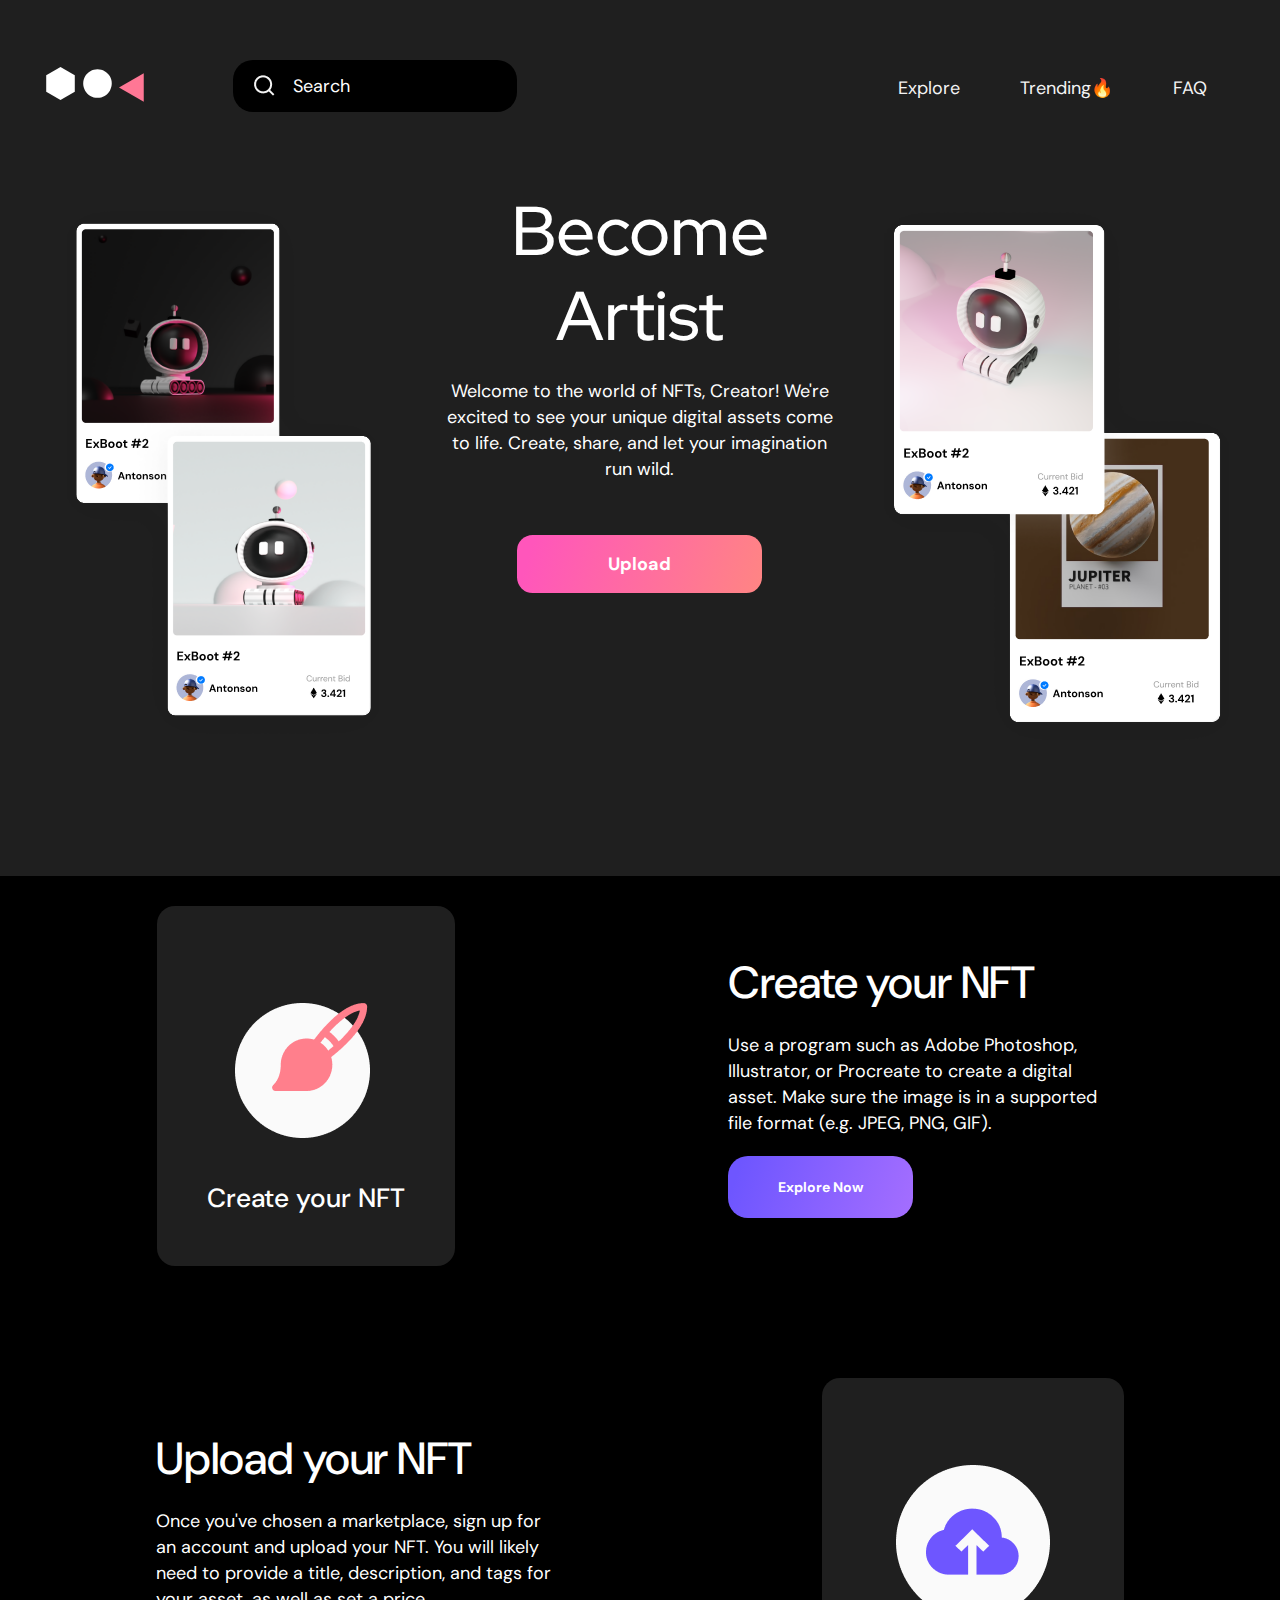
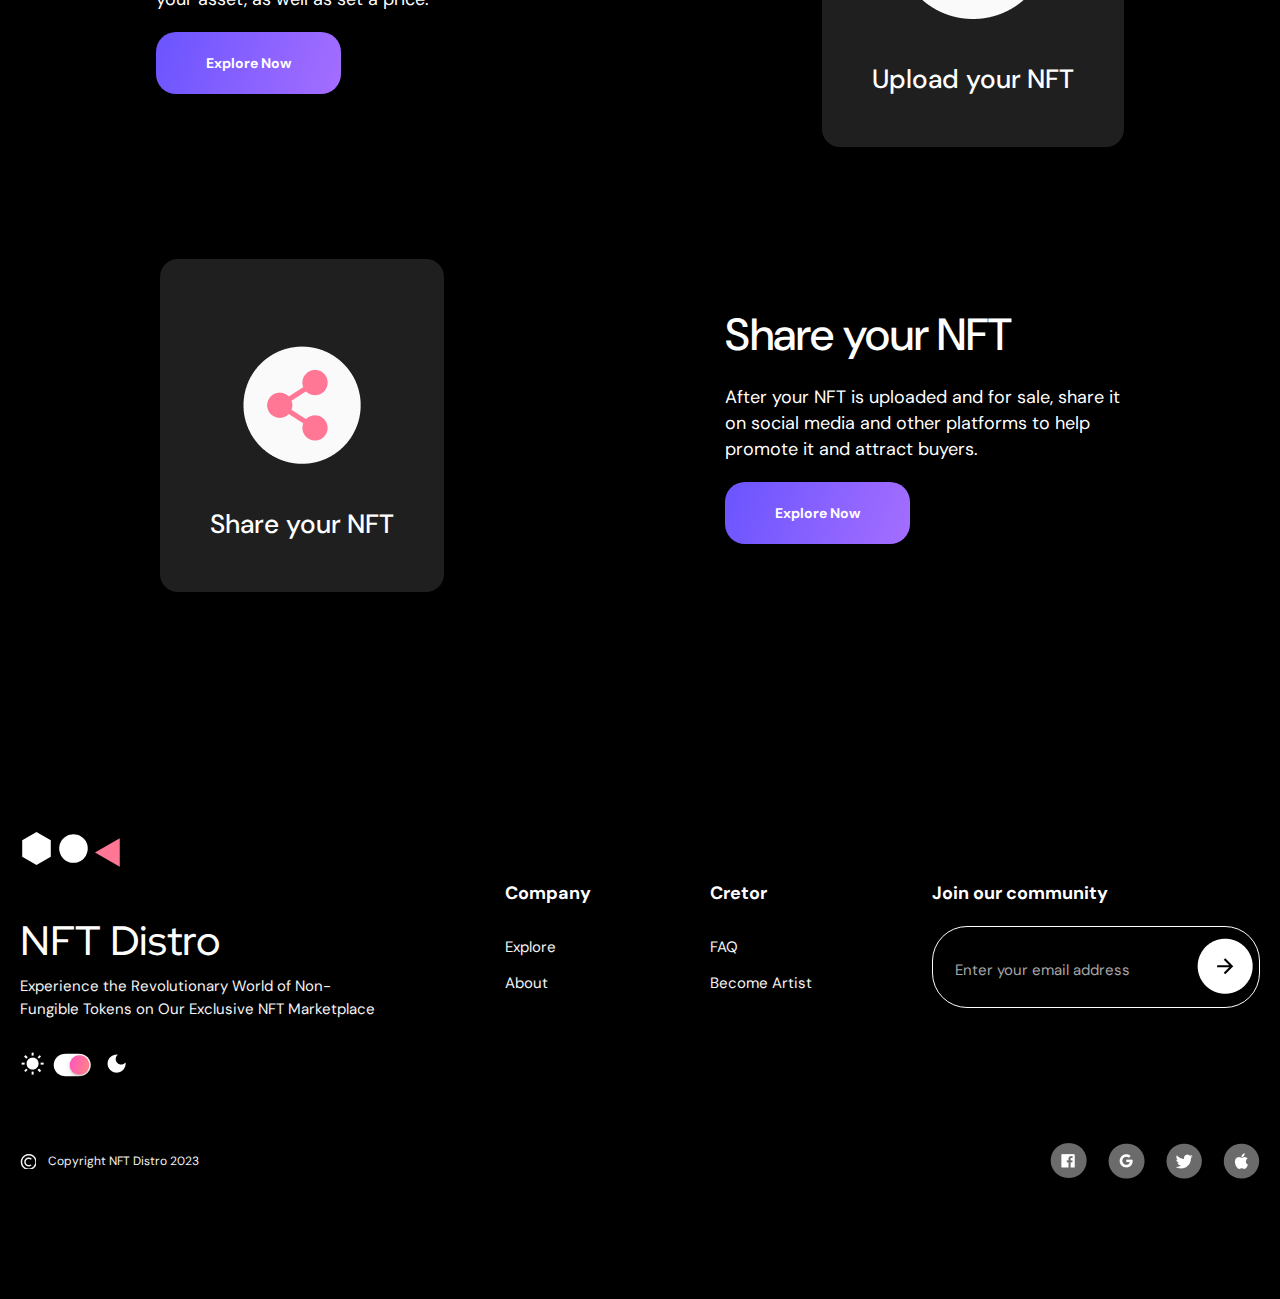
<file: NFT Distro/become.html>
<!DOCTYPE html>
<html lang="en">
<head>
    <meta charset="UTF-8">
    <meta http-equiv="X-UA-Compatible" content="IE=edge">
    <meta name="viewport" content="width=device-width, initial-scale=1.0">

    <link href="https://fonts.googleapis.com/css2?family=DM+Sans:wght@400;500;700&family=Red+Hat+Display:wght@500;700&display=swap" rel="stylesheet">

    <link rel="stylesheet" href="css/reset.css">
    <link rel="stylesheet" href="css/style.css">
    <link rel="stylesheet" href="css/media.css">

    <title>NFT Distro</title>
</head>
<body>

    <div class="wrapper">
        
        <header class="header">
            <div class="container">
                <nav class="nav__items">
                    <button class="menu-btn" type="button">
                        <span class="btn-line"></span>
                        <span class="btn-line"></span>
                        <span class="btn-line"></span>
                        <span class="btn-line"></span>
                    </button>
                    <div class="nav__left">
                        <a href="index.html" class="logo">
                            <img src="img/logo.svg" alt="Logo" class="img__logo">
                        </a>
                        <div class="nav__input">
                            <img src="img/search-line.png" alt="" class="img__input-search">
                            <input type="text" class="input__nav" placeholder="Search">
                        </div>
                    </div>
                    <div class="nav__rigth">
                        <ul class="nav__right-items">
                            <li class="nav__right-item">
                                <a href="explore.html" class="nav__right-link">Explore</a>
                            </li>
                            <li class="nav__right-item">
                                <a href="#" class="nav__right-link">Trending🔥</a>
                            </li>
                            <li class="nav__right-item">
                                <a href="faq.html" class="nav__right-link">FAQ</a>
                            </li>
                        </ul>
                    </div>
                </nav>
            </div>
        </header>

        <main>

            <section class="become">
                <div class="container">
                    <div class="become__wrapper">
                        <div class="become__photo">
                            <img src="img/become-1.png" alt="" class="img__become-ph">
                        </div>
                        <div class="become__info">
                            <div class="become__info-content">
                                <h1 class="become__content-title hatMedium">Become Artist</h1>
                                <p class="become__content-descr">Welcome to the world of NFTs, Creator! We're excited to see your unique digital assets come to life. Create, share, and let your imagination run wild.</p>
                                <div class="become__btn">
                                    <a href="upload.html" class="btn btn--purple">Upload</a>
                                </div>
                            </div>
                        </div>
                        <div class="become__photo">
                            <img src="img/become-2.png" alt="" class="img__become-ph">
                        </div>
                    </div>
                </div>
            </section>

            <section class="create">
                <div class="container">
                    <div class="create__items">
                        <div class="create__item">
                            <div class="create__item-content">
                                <img src="img/create_item-1.png" alt="" class="img__create-item">
                                <h3 class="create__item-title">Create your NFT</h3>
                            </div>
                        </div>
                        <div class="create__info">
                            <div class="create__info-content">
                                <h3 class="create__content-title">Create your NFT</h3>
                                <p class="create__content-descr">Use a program such as Adobe Photoshop, Illustrator, or Procreate to create a digital asset. Make sure the image is in a supported file format (e.g. JPEG, PNG, GIF).</p>
                                <a href="explore.html" target="_blank" class="btn btn--blue">Explore Now</a>
                            </div>
                        </div>
                    </div>
                    <div class="create__items">
                        <div class="create__item">
                            <div class="create__item-content">
                                <img src="img/create_item-2.png" alt="" class="img__create-item">
                                <h3 class="create__item-title">Upload your NFT</h3>
                            </div>
                        </div>
                        <div class="create__info">
                            <div class="create__info-content">
                                <h3 class="create__content-title">Upload your NFT</h3>
                                <p class="create__content-descr">Once you've chosen a marketplace, sign up for an account and upload your NFT. You will likely need to provide a title, description, and tags for your asset, as well as set a price.</p>
                                <a href="explore.html" target="_blank" class="btn btn--blue">Explore Now</a>
                            </div>
                        </div>
                    </div>
                    <div class="create__items">
                        <div class="create__item">
                            <div class="create__item-content">
                                <img src="img/create_item-3.png" alt="" class="img__create-item">
                                <h3 class="create__item-title">Share your NFT</h3>
                            </div>
                        </div>
                        <div class="create__info">
                            <div class="create__info-content">
                                <h3 class="create__content-title">Share your NFT</h3>
                                <p class="create__content-descr">After your NFT is uploaded and for sale, share it on social media and other platforms to help promote it and attract buyers.</p>
                                <a href="explore.html" target="_blank" class="btn btn--blue">Explore Now</a>
                            </div>
                        </div>
                    </div>
                </div>
            </section>

        </main>

        <footer class="footer">
            <div class="container">
                <a href="index.html" class="logo">
                    <img src="img/logo.svg" alt="" class="img__logo">
                </a>
                <div class="footer__menu">
                    <ul class="footer__menu-list">
                        <li class="footer__menu-item">
                            <p class="footer__item-title-nft hatMedium">NFT Distro</p>
                        </li>
                        <li class="footer__menu-item">
                            <p class="footer__item-descr">Experience the Revolutionary World of Non-Fungible Tokens on Our Exclusive NFT Marketplace</p>
                        </li>
                    </ul>
                    <ul class="footer__menu-list">
                        <li class="footer__menu-item">
                            <p class="footer__item-title">Company</p>
                        </li>
                        <li class="footer__menu-item">
                            <a href="explore.html" class="footer__menu-link">Explore</a>
                        </li>
                        <li class="footer__menu-item">
                            <a href="about.html" class="footer__menu-link">About</a>
                        </li>
                    </ul>
                    <ul class="footer__menu-list">
                        <li class="footer__menu-item">
                            <p class="footer__item-title">Cretor</p>
                        </li>
                        <li class="footer__menu-item">
                            <a href="faq.html" class="footer__menu-link">FAQ</a>
                        </li>
                        <li class="footer__menu-item">
                            <a href="become.html" class="footer__menu-link">Become Artist</a>
                        </li>
                    </ul>
                    <ul class="footer__menu-list">
                        <li class="footer__menu-item">
                            <p class="footer__item-title">Join our community</p>
                        </li>
                        <div class="footer__input">
                            <input type="text" class="input__footer" placeholder="Enter your email address">
                            <img src="img/circle.png" alt="" class="img__input">
                        </div>
                    </ul>
                </div>
                <div class="switch">
                    <div class="switch__item">
                        <img src="img/switch-1.png" alt="" class="img__switch">
                    </div>
                    <div class="switch__item">
                        <img src="img/switch-2.png" alt="" class="img__switch">
                    </div>
                    <div class="switch__item">
                        <img src="img/switch-3.png" alt="" class="img__switch">
                    </div>
                </div>
                <div class="copyright">
                    <div class="copyright-copy">
                        <p class="copy">Copyright NFT Distro 2023 </p>
                    </div>
                    <div class="copyright__social">
                        <div class="copyright__social-item">
                            <a href="#" class="copyryght__social-link">
                                <img src="img/fb.png" alt="" class="img__copyright-social">
                            </a>
                        </div>
                        <div class="copyright__social-item">
                            <a href="#" class="copyryght__social-link">
                                <img src="img/google.png" alt="" class="img__copyright-social">
                            </a>
                        </div>
                        <div class="copyright__social-item">
                            <a href="#" class="copyryght__social-link">
                                <img src="img/tw.png" alt="" class="img__copyright-social">
                            </a>
                        </div>
                        <div class="copyright__social-item">
                            <a href="#" class="copyryght__social-link">
                                <img src="img/apple.png" alt="" class="img__copyright-social">
                            </a>
                        </div>
                    </div>
                </div>
            </div>
        </footer>

    </div>
    
    <script src="js/main.js"></script>
</body>
</html>
</file>
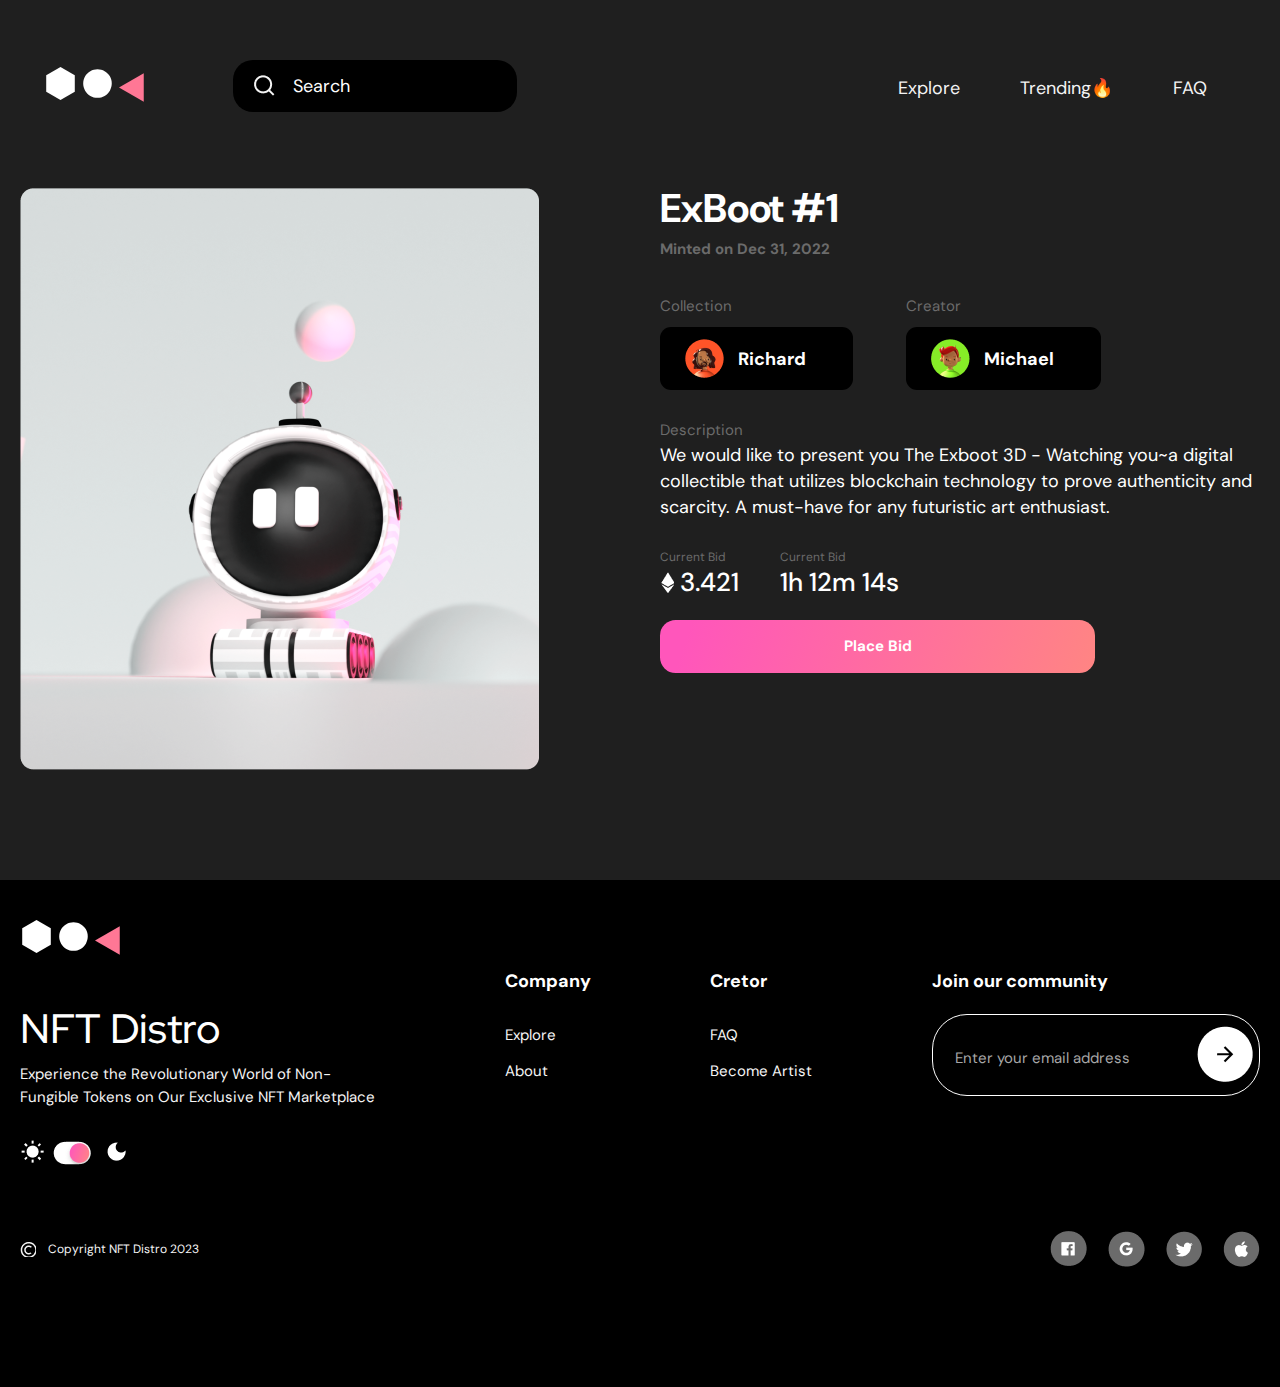
<file: NFT Distro/detail.html>
<!DOCTYPE html>
<html lang="en">
<head>
    <meta charset="UTF-8">
    <meta http-equiv="X-UA-Compatible" content="IE=edge">
    <meta name="viewport" content="width=device-width, initial-scale=1.0">

    <link href="https://fonts.googleapis.com/css2?family=DM+Sans:wght@400;500;700&family=Red+Hat+Display:wght@500;700&display=swap" rel="stylesheet">

    <link rel="stylesheet" href="css/reset.css">
    <link rel="stylesheet" href="css/style.css">
    <link rel="stylesheet" href="css/media.css">

    <title>NFT Distro</title>
</head>
<body>

    <div class="wrapper">
        
        <header class="header">
            <div class="container">
                <nav class="nav__items">
                    <button class="menu-btn" type="button">
                        <span class="btn-line"></span>
                        <span class="btn-line"></span>
                        <span class="btn-line"></span>
                        <span class="btn-line"></span>
                    </button>
                    <div class="nav__left">
                        <a href="index.html" class="logo">
                            <img src="img/logo.svg" alt="Logo" class="img__logo">
                        </a>
                        <div class="nav__input">
                            <img src="img/search-line.png" alt="" class="img__input-search">
                            <input type="text" class="input__nav" placeholder="Search">
                        </div>
                    </div>
                    <div class="nav__rigth">
                        <ul class="nav__right-items">
                            <li class="nav__right-item">
                                <a href="#" class="nav__right-link">Explore</a>
                            </li>
                            <li class="nav__right-item">
                                <a href="#" class="nav__right-link">Trending🔥</a>
                            </li>
                            <li class="nav__right-item">
                                <a href="faq.html" class="nav__right-link">FAQ</a>
                            </li>
                        </ul>
                    </div>
                </nav>
            </div>
        </header>

        <main>

            <section class="detail">
                <div class="container">
                    <div class="detail__wrapper">
                        <div class="detail__photo">
                            <img src="img/detail-1png.png" alt="" class="img__detail-ph">
                        </div>
                        <div class="detail__info">
                            <div class="detail__info-content">
                                <h3 class="detail__content-title">ExBoot #1</h3>
                                <h4 class="detail__content-subtitle">Minted on Dec 31, 2022</h4>
                                <div class="detail__content-about">
                                    <div class="detail__about-items">
                                        <p class="detail__item-desc">Collection</p>
                                        <div class="detail__about-item">
                                            <img src="img/detail_item-1.png" alt="" class="img__detail-item">
                                            <p class="detail__item-name item__collection">Richard </p>
                                        </div>
                                    </div>
                                    <div class="detail__about-items">
                                        <p class="detail__item-desc">Creator</p>
                                        <div class="detail__about-item">
                                            <img src="img/detail_item-2.png" alt="" class="img__detail-item">
                                            <p class="detail__item-name item__creator">Michael</p>
                                        </div>
                                    </div>
                                </div>
                                <p class="detail__content-descr">Description</p>
                                <p class="detail__content-text">We would like to present you The Exboot 3D - Watching you~a digital collectible that utilizes blockchain technology to prove authenticity and scarcity. A must-have for any futuristic art enthusiast.</p>
                                <div class="collection__content-bid">
                                    <div class="trending__about-price">
                                        <p class="trending__price-bid detail__price-bid">Current Bid</p>
                                        <p class="detail__price-cost">3.421</p>
                                    </div>
                                    <div class="collection__content-time">
                                        <p class="collection__end detail__end">Current Bid</p>
                                        <p class="collection__time detail__time">1h 12m 14s</p>
                                    </div>
                                </div>
                                <a href="#" class="btn btn--purple-big">Place Bid</a>
                            </div>
                        </div>
                    </div>
                </div>
            </section>

        </main>

        <footer class="footer">
            <div class="container">
                <a href="index.html" class="logo">
                    <img src="img/logo.svg" alt="" class="img__logo">
                </a>
                <div class="footer__menu">
                    <ul class="footer__menu-list">
                        <li class="footer__menu-item">
                            <p class="footer__item-title-nft hatMedium">NFT Distro</p>
                        </li>
                        <li class="footer__menu-item">
                            <p class="footer__item-descr">Experience the Revolutionary World of Non-Fungible Tokens on Our Exclusive NFT Marketplace</p>
                        </li>
                    </ul>
                    <ul class="footer__menu-list">
                        <li class="footer__menu-item">
                            <p class="footer__item-title">Company</p>
                        </li>
                        <li class="footer__menu-item">
                            <a href="explore.html" class="footer__menu-link">Explore</a>
                        </li>
                        <li class="footer__menu-item">
                            <a href="about.html" class="footer__menu-link">About</a>
                        </li>
                    </ul>
                    <ul class="footer__menu-list">
                        <li class="footer__menu-item">
                            <p class="footer__item-title">Cretor</p>
                        </li>
                        <li class="footer__menu-item">
                            <a href="faq.html" class="footer__menu-link">FAQ</a>
                        </li>
                        <li class="footer__menu-item">
                            <a href="become.html" class="footer__menu-link">Become Artist</a>
                        </li>
                    </ul>
                    <ul class="footer__menu-list">
                        <li class="footer__menu-item">
                            <p class="footer__item-title">Join our community</p>
                        </li>
                        <div class="footer__input">
                            <input type="text" class="input__footer" placeholder="Enter your email address">
                            <img src="img/circle.png" alt="" class="img__input">
                        </div>
                    </ul>
                </div>
                <div class="switch">
                    <div class="switch__item">
                        <img src="img/switch-1.png" alt="" class="img__switch">
                    </div>
                    <div class="switch__item">
                        <img src="img/switch-2.png" alt="" class="img__switch">
                    </div>
                    <div class="switch__item">
                        <img src="img/switch-3.png" alt="" class="img__switch">
                    </div>
                </div>
                <div class="copyright">
                    <div class="copyright-copy">
                        <p class="copy">Copyright NFT Distro 2023 </p>
                    </div>
                    <div class="copyright__social">
                        <div class="copyright__social-item">
                            <a href="#" class="copyryght__social-link">
                                <img src="img/fb.png" alt="" class="img__copyright-social">
                            </a>
                        </div>
                        <div class="copyright__social-item">
                            <a href="#" class="copyryght__social-link">
                                <img src="img/google.png" alt="" class="img__copyright-social">
                            </a>
                        </div>
                        <div class="copyright__social-item">
                            <a href="#" class="copyryght__social-link">
                                <img src="img/tw.png" alt="" class="img__copyright-social">
                            </a>
                        </div>
                        <div class="copyright__social-item">
                            <a href="#" class="copyryght__social-link">
                                <img src="img/apple.png" alt="" class="img__copyright-social">
                            </a>
                        </div>
                    </div>
                </div>
            </div>
        </footer>

    </div>
    <script src="js/main.js"></script>
</body>
</html>
</file>
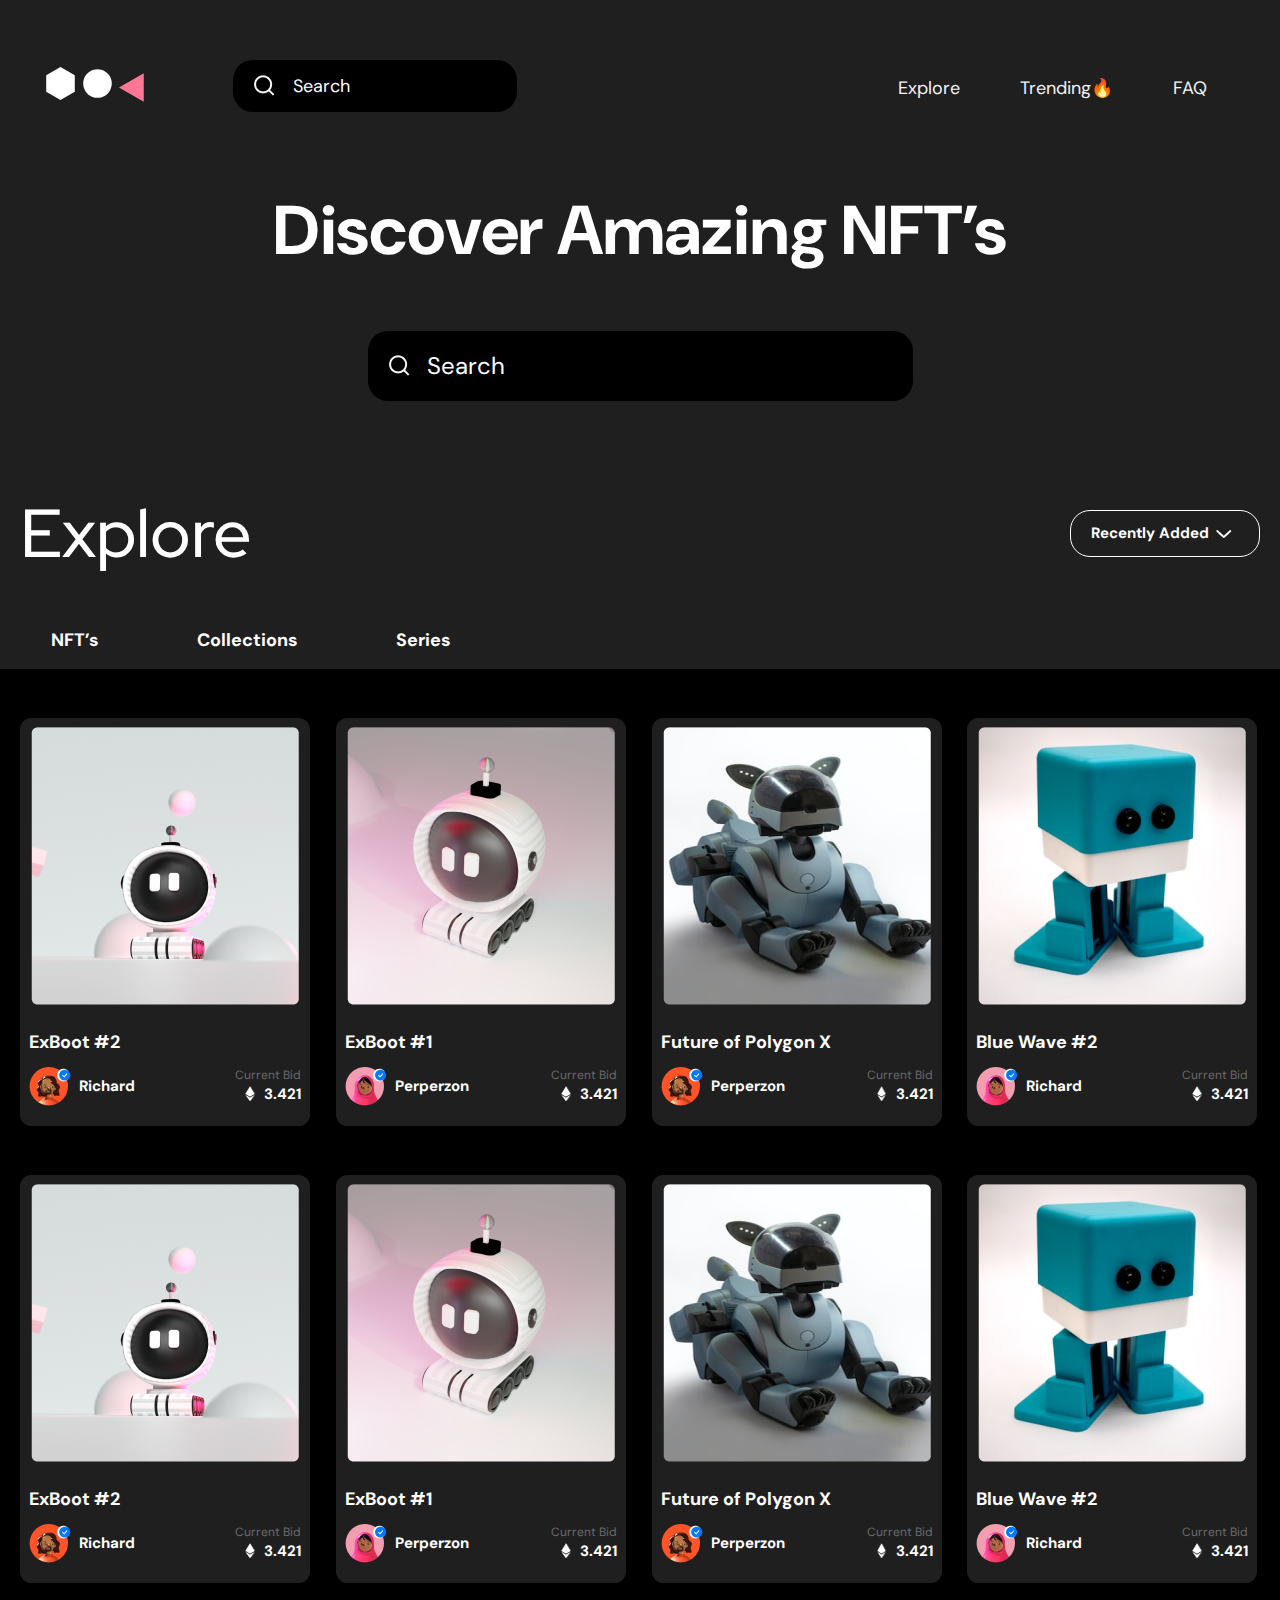
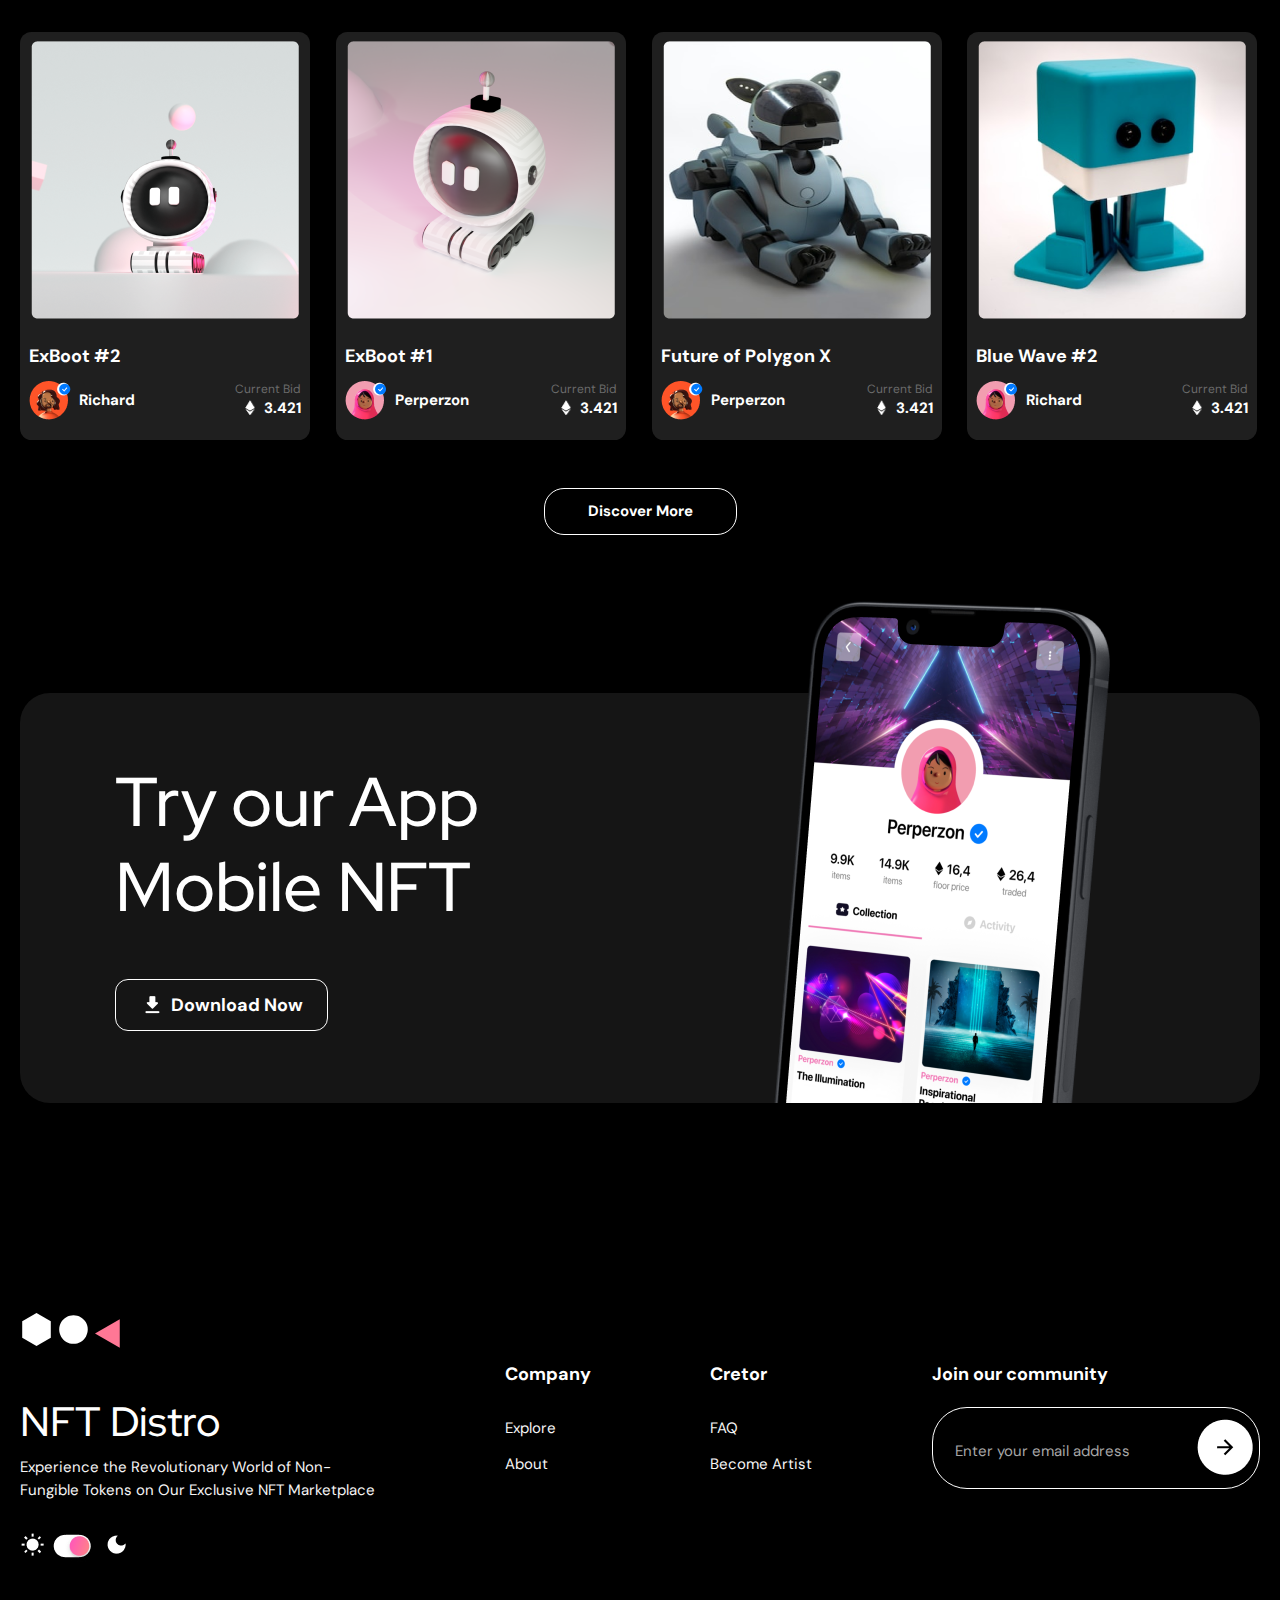
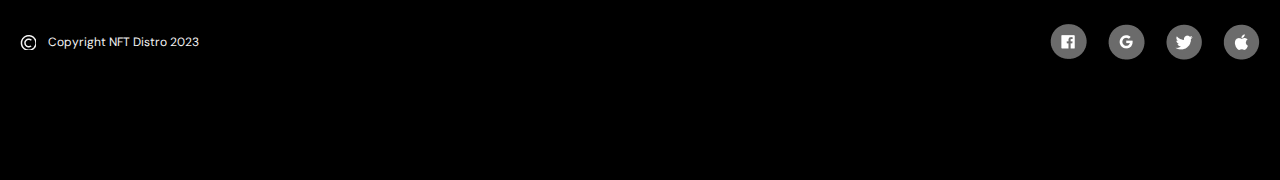
<file: NFT Distro/discover.html>
<!DOCTYPE html>
<html lang="en">
<head>
    <meta charset="UTF-8">
    <meta http-equiv="X-UA-Compatible" content="IE=edge">
    <meta name="viewport" content="width=device-width, initial-scale=1.0">

    <link href="https://fonts.googleapis.com/css2?family=DM+Sans:wght@400;500;700&family=Red+Hat+Display:wght@500;700&display=swap" rel="stylesheet">

    <link rel="stylesheet" href="css/reset.css">
    <link rel="stylesheet" href="css/style.css">
    <link rel="stylesheet" href="css/media.css">

    <title>NFT Distro</title>
</head>
<body>

    <div class="wrapper">
        
        <header class="header">
            <div class="container">
                <nav class="nav__items">
                    <button class="menu-btn" type="button">
                        <span class="btn-line"></span>
                        <span class="btn-line"></span>
                        <span class="btn-line"></span>
                        <span class="btn-line"></span>
                    </button>
                    <div class="nav__left">
                        <a href="index.html" class="logo">
                            <img src="img/logo.svg" alt="Logo" class="img__logo">
                        </a>
                        <div class="nav__input">
                            <img src="img/search-line.png" alt="" class="img__input-search">
                            <input type="text" class="input__nav" placeholder="Search">
                        </div>
                    </div>
                    <div class="nav__rigth">
                        <ul class="nav__right-items">
                            <li class="nav__right-item">
                                <a href="#" class="nav__right-link">Explore</a>
                            </li>
                            <li class="nav__right-item">
                                <a href="#" class="nav__right-link">Trending🔥</a>
                            </li>
                            <li class="nav__right-item">
                                <a href="faq.html" class="nav__right-link">FAQ</a>
                            </li>
                        </ul>
                    </div>
                </nav>
            </div>
        </header>

        <main>

            <section class="discover">
                <div class="container">
                   <div class="discover__wrapper">
                        <h1 class="discover__title">Discover Amazing NFT’s</h1>
                        <div class="discover__input">
                            <img src="img/search-line.png" alt="" class="img__discover-input">
                            <input type="text" class="input__discover" placeholder="Search">
                        </div>
                   </div>
                    <div class="explore__header">
                        <h2 class="explore__header-title hatMedium">Explore</h2>
                        <a href="#" class="btn btn--transparent-add">Recently Added</a>
                    </div>
                    <div class="discover__btn-items">
                        <a href="#" class="btn btn--discover">NFT’s</a>
                        <a href="#" class="btn btn--discover">Collections</a>
                        <a href="#" class="btn btn--discover">Series</a>
                    </div>
                </div>
            </section>

            <section class="explore discover--explore">
                <div class="container">
                    <div class="trending__items">
                        <div class="trending__item">
                            <div class="trending__item-content">
                                <div class="trending__content-top">
                                    <img src="img/trending__top-1.png" alt="" class="img__trending-photo">
                                </div>
                                <div class="trending__content-bottom">
                                    <a href="detail.html" class="trending__bottom-title">ExBoot #2</a>
                                    <div class="trending__bottom-about">
                                        <div class="trending__about-person">
                                            <img src="img/trending__person-1.png" alt="" class="img__trending-person">
                                            <p class="trending__person-name">Richard</p>
                                        </div>
                                        <div class="trending__about-price">
                                            <p class="trending__price-bid">Current Bid</p>
                                            <p class="trending__price-cost">3.421</p>
                                        </div>
                                    </div>
                                </div>
                            </div>
                        </div>
                        <div class="trending__item">
                            <div class="trending__item-content">
                                <div class="trending__content-top">
                                    <img src="img/trending__top-2.png" alt="" class="img__trending-photo">
                                </div>
                                <div class="trending__content-bottom">
                                    <a href="detail.html" class="trending__bottom-title">ExBoot #1</a>
                                    <div class="trending__bottom-about">
                                        <div class="trending__about-person">
                                            <img src="img/trending__person-2.png" alt="" class="img__trending-person">
                                            <p class="trending__person-name">Perperzon</p>
                                        </div>
                                        <div class="trending__about-price">
                                            <p class="trending__price-bid">Current Bid</p>
                                            <p class="trending__price-cost">3.421</p>
                                        </div>
                                    </div>
                                </div>
                            </div>
                        </div>
                        <div class="trending__item">
                            <div class="trending__item-content">
                                <div class="trending__content-top">
                                    <img src="img/trending__top-3.png" alt="" class="img__trending-photo">
                                </div>
                                <div class="trending__content-bottom">
                                    <a href="detail.html" class="trending__bottom-title">Future of Polygon X</a>
                                    <div class="trending__bottom-about">
                                        <div class="trending__about-person">
                                            <img src="img/trending__person-1.png" alt="" class="img__trending-person">
                                            <p class="trending__person-name">Perperzon</p>
                                        </div>
                                        <div class="trending__about-price">
                                            <p class="trending__price-bid">Current Bid</p>
                                            <p class="trending__price-cost">3.421</p>
                                        </div>
                                    </div>
                                </div>
                            </div>
                        </div>
                        <div class="trending__item">
                            <div class="trending__item-content">
                                <div class="trending__content-top">
                                    <img src="img/trending__top-4.png" alt="" class="img__trending-photo">
                                </div>
                                <div class="trending__content-bottom">
                                    <a href="detail.html" class="trending__bottom-title">Blue Wave #2</a>
                                    <div class="trending__bottom-about">
                                        <div class="trending__about-person">
                                            <img src="img/trending__person-2.png" alt="" class="img__trending-person">
                                            <p class="trending__person-name">Richard</p>
                                        </div>
                                        <div class="trending__about-price">
                                            <p class="trending__price-bid">Current Bid</p>
                                            <p class="trending__price-cost">3.421</p>
                                        </div>
                                    </div>
                                </div>
                            </div>
                        </div>
                    </div>
                    <div class="trending__items">
                        <div class="trending__item">
                            <div class="trending__item-content">
                                <div class="trending__content-top">
                                    <img src="img/trending__top-1.png" alt="" class="img__trending-photo">
                                </div>
                                <div class="trending__content-bottom">
                                    <a href="detail.html" class="trending__bottom-title">ExBoot #2</a>
                                    <div class="trending__bottom-about">
                                        <div class="trending__about-person">
                                            <img src="img/trending__person-1.png" alt="" class="img__trending-person">
                                            <p class="trending__person-name">Richard</p>
                                        </div>
                                        <div class="trending__about-price">
                                            <p class="trending__price-bid">Current Bid</p>
                                            <p class="trending__price-cost">3.421</p>
                                        </div>
                                    </div>
                                </div>
                            </div>
                        </div>
                        <div class="trending__item">
                            <div class="trending__item-content">
                                <div class="trending__content-top">
                                    <img src="img/trending__top-2.png" alt="" class="img__trending-photo">
                                </div>
                                <div class="trending__content-bottom">
                                    <a href="detail.html" class="trending__bottom-title">ExBoot #1</a>
                                    <div class="trending__bottom-about">
                                        <div class="trending__about-person">
                                            <img src="img/trending__person-2.png" alt="" class="img__trending-person">
                                            <p class="trending__person-name">Perperzon</p>
                                        </div>
                                        <div class="trending__about-price">
                                            <p class="trending__price-bid">Current Bid</p>
                                            <p class="trending__price-cost">3.421</p>
                                        </div>
                                    </div>
                                </div>
                            </div>
                        </div>
                        <div class="trending__item">
                            <div class="trending__item-content">
                                <div class="trending__content-top">
                                    <img src="img/trending__top-3.png" alt="" class="img__trending-photo">
                                </div>
                                <div class="trending__content-bottom">
                                    <a href="detail.html" class="trending__bottom-title">Future of Polygon X</a>
                                    <div class="trending__bottom-about">
                                        <div class="trending__about-person">
                                            <img src="img/trending__person-1.png" alt="" class="img__trending-person">
                                            <p class="trending__person-name">Perperzon</p>
                                        </div>
                                        <div class="trending__about-price">
                                            <p class="trending__price-bid">Current Bid</p>
                                            <p class="trending__price-cost">3.421</p>
                                        </div>
                                    </div>
                                </div>
                            </div>
                        </div>
                        <div class="trending__item">
                            <div class="trending__item-content">
                                <div class="trending__content-top">
                                    <img src="img/trending__top-4.png" alt="" class="img__trending-photo">
                                </div>
                                <div class="trending__content-bottom">
                                    <a href="detail.html" class="trending__bottom-title">Blue Wave #2</a>
                                    <div class="trending__bottom-about">
                                        <div class="trending__about-person">
                                            <img src="img/trending__person-2.png" alt="" class="img__trending-person">
                                            <p class="trending__person-name">Richard</p>
                                        </div>
                                        <div class="trending__about-price">
                                            <p class="trending__price-bid">Current Bid</p>
                                            <p class="trending__price-cost">3.421</p>
                                        </div>
                                    </div>
                                </div>
                            </div>
                        </div>
                    </div>
                    <div class="trending__items">
                        <div class="trending__item">
                            <div class="trending__item-content">
                                <div class="trending__content-top">
                                    <img src="img/trending__top-1.png" alt="" class="img__trending-photo">
                                </div>
                                <div class="trending__content-bottom">
                                    <a href="detail.html" class="trending__bottom-title">ExBoot #2</a>
                                    <div class="trending__bottom-about">
                                        <div class="trending__about-person">
                                            <img src="img/trending__person-1.png" alt="" class="img__trending-person">
                                            <p class="trending__person-name">Richard</p>
                                        </div>
                                        <div class="trending__about-price">
                                            <p class="trending__price-bid">Current Bid</p>
                                            <p class="trending__price-cost">3.421</p>
                                        </div>
                                    </div>
                                </div>
                            </div>
                        </div>
                        <div class="trending__item">
                            <div class="trending__item-content">
                                <div class="trending__content-top">
                                    <img src="img/trending__top-2.png" alt="" class="img__trending-photo">
                                </div>
                                <div class="trending__content-bottom">
                                    <a href="detail.html" class="trending__bottom-title">ExBoot #1</a>
                                    <div class="trending__bottom-about">
                                        <div class="trending__about-person">
                                            <img src="img/trending__person-2.png" alt="" class="img__trending-person">
                                            <p class="trending__person-name">Perperzon</p>
                                        </div>
                                        <div class="trending__about-price">
                                            <p class="trending__price-bid">Current Bid</p>
                                            <p class="trending__price-cost">3.421</p>
                                        </div>
                                    </div>
                                </div>
                            </div>
                        </div>
                        <div class="trending__item">
                            <div class="trending__item-content">
                                <div class="trending__content-top">
                                    <img src="img/trending__top-3.png" alt="" class="img__trending-photo">
                                </div>
                                <div class="trending__content-bottom">
                                    <a href="detail.html" class="trending__bottom-title">Future of Polygon X</a>
                                    <div class="trending__bottom-about">
                                        <div class="trending__about-person">
                                            <img src="img/trending__person-1.png" alt="" class="img__trending-person">
                                            <p class="trending__person-name">Perperzon</p>
                                        </div>
                                        <div class="trending__about-price">
                                            <p class="trending__price-bid">Current Bid</p>
                                            <p class="trending__price-cost">3.421</p>
                                        </div>
                                    </div>
                                </div>
                            </div>
                        </div>
                        <div class="trending__item">
                            <div class="trending__item-content">
                                <div class="trending__content-top">
                                    <img src="img/trending__top-4.png" alt="" class="img__trending-photo">
                                </div>
                                <div class="trending__content-bottom">
                                    <a href="detail.html" class="trending__bottom-title">Blue Wave #2</a>
                                    <div class="trending__bottom-about">
                                        <div class="trending__about-person">
                                            <img src="img/trending__person-2.png" alt="" class="img__trending-person">
                                            <p class="trending__person-name">Richard</p>
                                        </div>
                                        <div class="trending__about-price">
                                            <p class="trending__price-bid">Current Bid</p>
                                            <p class="trending__price-cost">3.421</p>
                                        </div>
                                    </div>
                                </div>
                            </div>
                        </div>
                    </div>
                    <div class="explore__btns">
                        <a href="discover.html" class="btn btn--transparent btn--explore">Discover More</a>
                    </div>
                </div>
            </section>

            <section class="try">
                <div class="container">
                    <div class="try__item">
                        <h2 class="try__title hatMedium">Try our App Mobile NFT</h2>
                        <a href="#" class="btn btn--transparent--download">Download Now </a>
                        <img src="img/try-ph.png" alt="" class="img__try">
                    </div>
                </div>
            </section>

        </main>

        <footer class="footer">
            <div class="container">
                <a href="index.html" class="logo">
                    <img src="img/logo.svg" alt="" class="img__logo">
                </a>
                <div class="footer__menu">
                    <ul class="footer__menu-list">
                        <li class="footer__menu-item">
                            <p class="footer__item-title-nft hatMedium">NFT Distro</p>
                        </li>
                        <li class="footer__menu-item">
                            <p class="footer__item-descr">Experience the Revolutionary World of Non-Fungible Tokens on Our Exclusive NFT Marketplace</p>
                        </li>
                    </ul>
                    <ul class="footer__menu-list">
                        <li class="footer__menu-item">
                            <p class="footer__item-title">Company</p>
                        </li>
                        <li class="footer__menu-item">
                            <a href="explore.html" class="footer__menu-link">Explore</a>
                        </li>
                        <li class="footer__menu-item">
                            <a href="about.html" class="footer__menu-link">About</a>
                        </li>
                    </ul>
                    <ul class="footer__menu-list">
                        <li class="footer__menu-item">
                            <p class="footer__item-title">Cretor</p>
                        </li>
                        <li class="footer__menu-item">
                            <a href="faq.html" class="footer__menu-link">FAQ</a>
                        </li>
                        <li class="footer__menu-item">
                            <a href="become.html" class="footer__menu-link">Become Artist</a>
                        </li>
                    </ul>
                    <ul class="footer__menu-list">
                        <li class="footer__menu-item">
                            <p class="footer__item-title">Join our community</p>
                        </li>
                        <div class="footer__input">
                            <input type="text" class="input__footer" placeholder="Enter your email address">
                            <img src="img/circle.png" alt="" class="img__input">
                        </div>
                    </ul>
                </div>
                <div class="switch">
                    <div class="switch__item">
                        <img src="img/switch-1.png" alt="" class="img__switch">
                    </div>
                    <div class="switch__item">
                        <img src="img/switch-2.png" alt="" class="img__switch">
                    </div>
                    <div class="switch__item">
                        <img src="img/switch-3.png" alt="" class="img__switch">
                    </div>
                </div>
                <div class="copyright">
                    <div class="copyright-copy">
                        <p class="copy">Copyright NFT Distro 2023 </p>
                    </div>
                    <div class="copyright__social">
                        <div class="copyright__social-item">
                            <a href="#" class="copyryght__social-link">
                                <img src="img/fb.png" alt="" class="img__copyright-social">
                            </a>
                        </div>
                        <div class="copyright__social-item">
                            <a href="#" class="copyryght__social-link">
                                <img src="img/google.png" alt="" class="img__copyright-social">
                            </a>
                        </div>
                        <div class="copyright__social-item">
                            <a href="#" class="copyryght__social-link">
                                <img src="img/tw.png" alt="" class="img__copyright-social">
                            </a>
                        </div>
                        <div class="copyright__social-item">
                            <a href="#" class="copyryght__social-link">
                                <img src="img/apple.png" alt="" class="img__copyright-social">
                            </a>
                        </div>
                    </div>
                </div>
            </div>
        </footer>

    </div>
    
    <script src="js/main.js"></script>
</body>
</html>
</file>
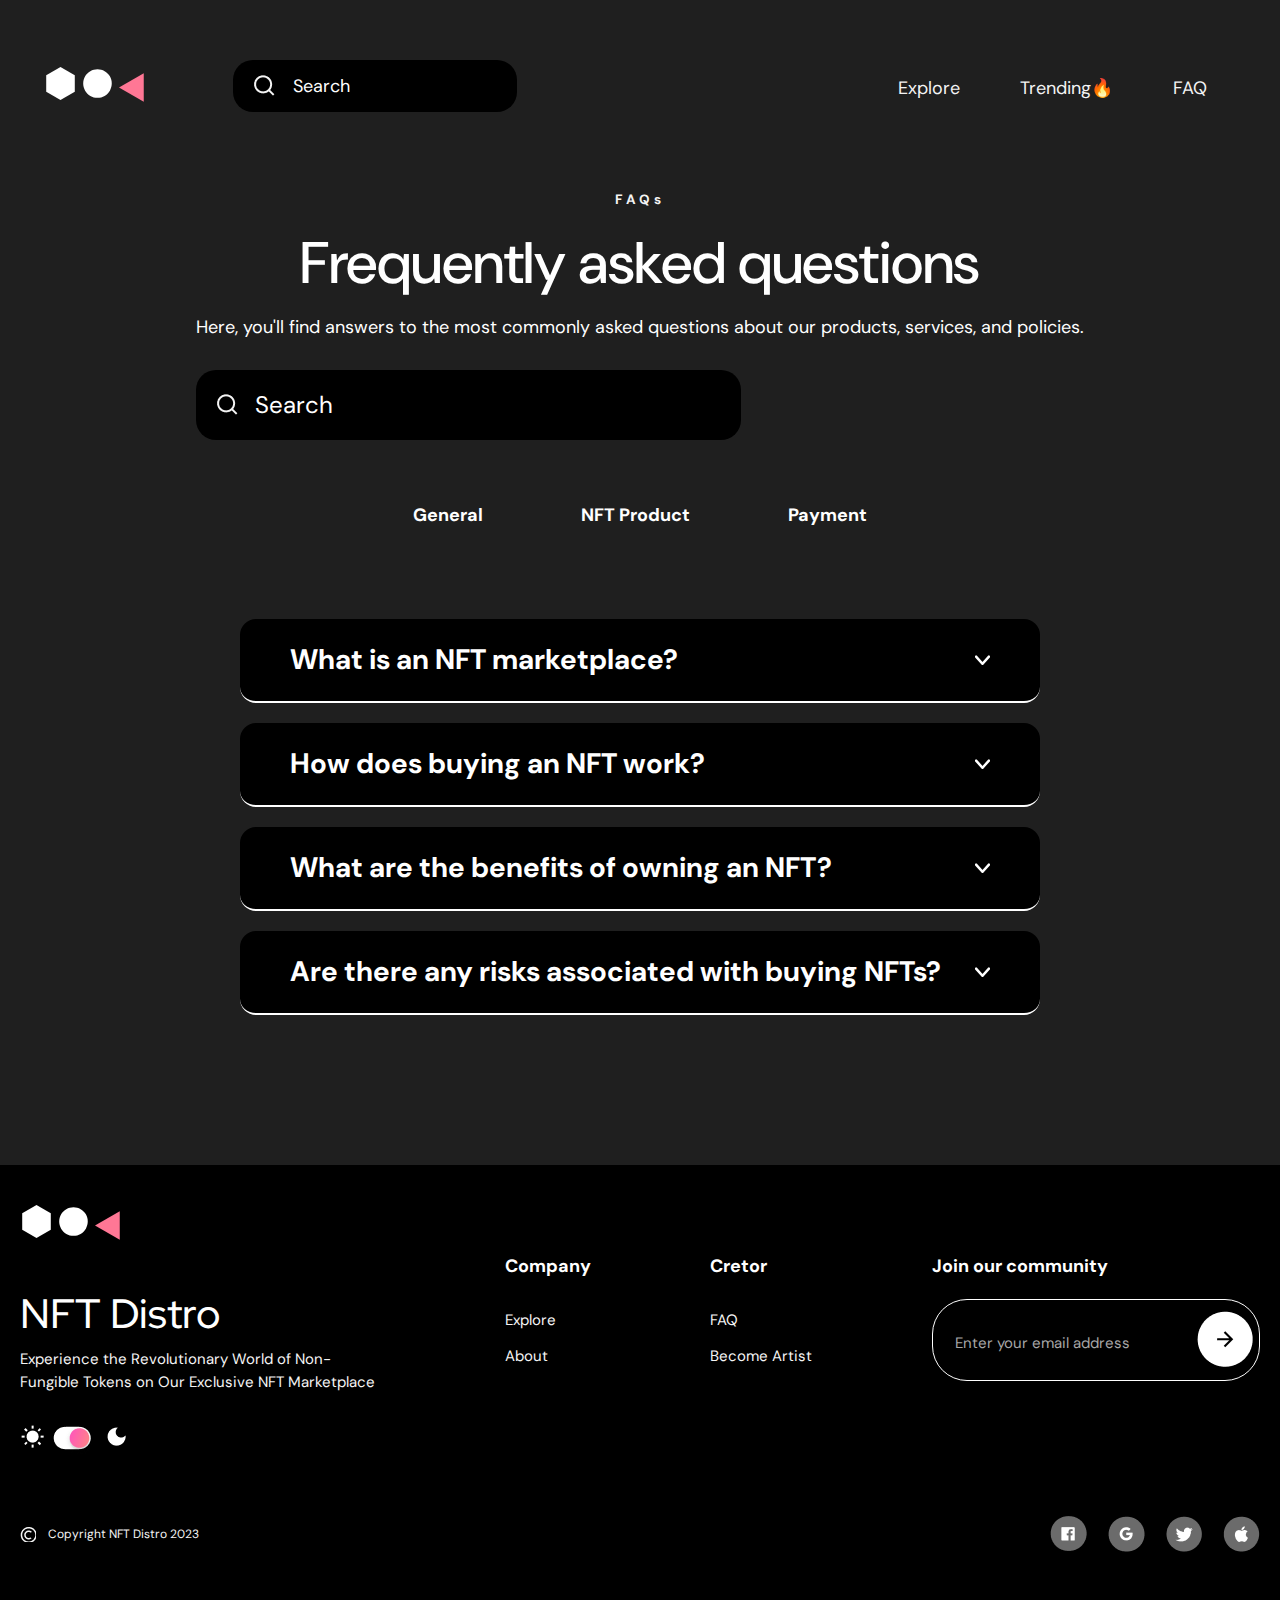
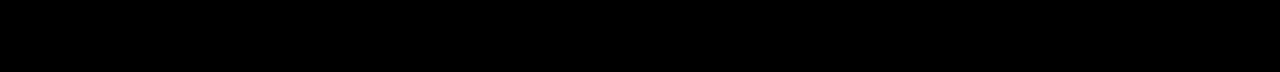
<file: NFT Distro/faq.html>
<!DOCTYPE html>
<html lang="en">
<head>
    <meta charset="UTF-8">
    <meta http-equiv="X-UA-Compatible" content="IE=edge">
    <meta name="viewport" content="width=device-width, initial-scale=1.0">

    <link href="https://fonts.googleapis.com/css2?family=DM+Sans:wght@400;500;700&family=Red+Hat+Display:wght@500;700&display=swap" rel="stylesheet">

    <link rel="stylesheet" href="css/reset.css">
    <link rel="stylesheet" href="css/style.css">
    <link rel="stylesheet" href="css/media.css">

    <title>NFT Distro</title>
</head>
<body>

    <div class="wrapper">
        
        <header class="header">
            <div class="container">
                <nav class="nav__items">
                    <button class="menu-btn" type="button">
                        <span class="btn-line"></span>
                        <span class="btn-line"></span>
                        <span class="btn-line"></span>
                        <span class="btn-line"></span>
                    </button>
                    <div class="nav__left">
                        <a href="index.html" class="logo">
                            <img src="img/logo.svg" alt="Logo" class="img__logo">
                        </a>
                        <div class="nav__input">
                            <img src="img/search-line.png" alt="" class="img__input-search">
                            <input type="text" class="input__nav" placeholder="Search">
                        </div>
                    </div>
                    <div class="nav__rigth">
                        <ul class="nav__right-items">
                            <li class="nav__right-item">
                                <a href="explore.html" class="nav__right-link">Explore</a>
                            </li>
                            <li class="nav__right-item">
                                <a href="#" class="nav__right-link">Trending🔥</a>
                            </li>
                            <li class="nav__right-item">
                                <a href="faq.html" class="nav__right-link">FAQ</a>
                            </li>
                        </ul>
                    </div>
                </nav>
            </div>
        </header>

        <main>

            <section class="asked">
                <div class="container">
                    <h3 class="asked__suptitle">FAQs</h3>
                    <h2 class="asked__title">Frequently asked questions</h2>
                    <p class="asked__descr">Here, you'll find answers to the most commonly asked questions about our products, services, and policies.</p>
                    <div class="discover__input asked__input">
                        <img src="img/search-line.png" alt="" class="img__discover-input">
                        <input type="text" class="input__discover" placeholder="Search">
                    </div>
                    <div class="discover__btn-items asked__btn-items">
                        <a href="#" class="btn btn--discover">General</a>
                        <a href="#" class="btn btn--discover">NFT Product</a>
                        <a href="#" class="btn btn--discover">Payment</a>
                    </div>
                    <div class="faq">
                        <div class="faq__question">
                            <h3 class="faq__question">What is an NFT marketplace?</h3>

                            <svg width="15" height="10" viewBox="0 0 42 25">
                                <path d="M3 3L21 23L39 3" stroke="white" stroke-width="7" stroke-linecap="round" />
                            </svg>

                        </div>
                        <div class="faq__answer">
                            <p class="faq__answer-text">An NFT marketplace is a platform that allows users to buy, sell, and trade non-fungible tokens (NFTs). NFTs are unique digital assets that can represent anything from artwork and collectibles to in-game items and virtual real estate.</p>
                        </div>
                    </div>

                    <div class="faq">
                        <div class="faq__question">
                            <h3 class="faq__question">How does buying an NFT work?</h3>

                            <svg width="15" height="10" viewBox="0 0 42 25">
                                <path d="M3 3L21 23L39 3" stroke="white" stroke-width="7" stroke-linecap="round" />
                            </svg>

                        </div>
                        <div class="faq__answer">
                            <p class="faq__answer-text">An NFT marketplace is a platform that allows users to buy, sell, and trade non-fungible tokens (NFTs). NFTs are unique digital assets that can represent anything from artwork and collectibles to in-game items and virtual real estate.</p>
                        </div>
                    </div>

                    <div class="faq">
                        <div class="faq__question">
                            <h3 class="faq__question">What are the benefits of owning an NFT?</h3>

                            <svg width="15" height="10" viewBox="0 0 42 25">
                                <path d="M3 3L21 23L39 3" stroke="white" stroke-width="7" stroke-linecap="round" />
                            </svg>

                        </div>
                        <div class="faq__answer">
                            <p class="faq__answer-text">An NFT marketplace is a platform that allows users to buy, sell, and trade non-fungible tokens (NFTs). NFTs are unique digital assets that can represent anything from artwork and collectibles to in-game items and virtual real estate.</p>
                        </div>
                    </div>

                    <div class="faq">
                        <div class="faq__question">
                            <h3 class="faq__question">Are there any risks associated with buying NFTs?</h3>

                            <svg width="15" height="10" viewBox="0 0 42 25">
                                <path d="M3 3L21 23L39 3" stroke="white" stroke-width="7" stroke-linecap="round" />
                            </svg>

                        </div>
                        <div class="faq__answer">
                            <p class="faq__answer-text">An NFT marketplace is a platform that allows users to buy, sell, and trade non-fungible tokens (NFTs). NFTs are unique digital assets that can represent anything from artwork and collectibles to in-game items and virtual real estate.</p>
                        </div>
                    </div>
                </div>
            </section>

        </main>

        <footer class="footer">
            <div class="container">
                <a href="index.html" class="logo">
                    <img src="img/logo.svg" alt="" class="img__logo">
                </a>
                <div class="footer__menu">
                    <ul class="footer__menu-list">
                        <li class="footer__menu-item">
                            <p class="footer__item-title-nft hatMedium">NFT Distro</p>
                        </li>
                        <li class="footer__menu-item">
                            <p class="footer__item-descr">Experience the Revolutionary World of Non-Fungible Tokens on Our Exclusive NFT Marketplace</p>
                        </li>
                    </ul>
                    <ul class="footer__menu-list">
                        <li class="footer__menu-item">
                            <p class="footer__item-title">Company</p>
                        </li>
                        <li class="footer__menu-item">
                            <a href="explore.html" class="footer__menu-link">Explore</a>
                        </li>
                        <li class="footer__menu-item">
                            <a href="about.html" class="footer__menu-link">About</a>
                        </li>
                    </ul>
                    <ul class="footer__menu-list">
                        <li class="footer__menu-item">
                            <p class="footer__item-title">Cretor</p>
                        </li>
                        <li class="footer__menu-item">
                            <a href="faq.html" class="footer__menu-link">FAQ</a>
                        </li>
                        <li class="footer__menu-item">
                            <a href="become.html" class="footer__menu-link">Become Artist</a>
                        </li>
                    </ul>
                    <ul class="footer__menu-list">
                        <li class="footer__menu-item">
                            <p class="footer__item-title">Join our community</p>
                        </li>
                        <div class="footer__input">
                            <input type="text" class="input__footer" placeholder="Enter your email address">
                            <img src="img/circle.png" alt="" class="img__input">
                        </div>
                    </ul>
                </div>
                <div class="switch">
                    <div class="switch__item">
                        <img src="img/switch-1.png" alt="" class="img__switch">
                    </div>
                    <div class="switch__item">
                        <img src="img/switch-2.png" alt="" class="img__switch">
                    </div>
                    <div class="switch__item">
                        <img src="img/switch-3.png" alt="" class="img__switch">
                    </div>
                </div>
                <div class="copyright">
                    <div class="copyright-copy">
                        <p class="copy">Copyright NFT Distro 2023 </p>
                    </div>
                    <div class="copyright__social">
                        <div class="copyright__social-item">
                            <a href="#" class="copyryght__social-link">
                                <img src="img/fb.png" alt="" class="img__copyright-social">
                            </a>
                        </div>
                        <div class="copyright__social-item">
                            <a href="#" class="copyryght__social-link">
                                <img src="img/google.png" alt="" class="img__copyright-social">
                            </a>
                        </div>
                        <div class="copyright__social-item">
                            <a href="#" class="copyryght__social-link">
                                <img src="img/tw.png" alt="" class="img__copyright-social">
                            </a>
                        </div>
                        <div class="copyright__social-item">
                            <a href="#" class="copyryght__social-link">
                                <img src="img/apple.png" alt="" class="img__copyright-social">
                            </a>
                        </div>
                    </div>
                </div>
            </div>
        </footer>

    </div>
    <script src="js/main.js"></script>
</body>
</html>
</file>
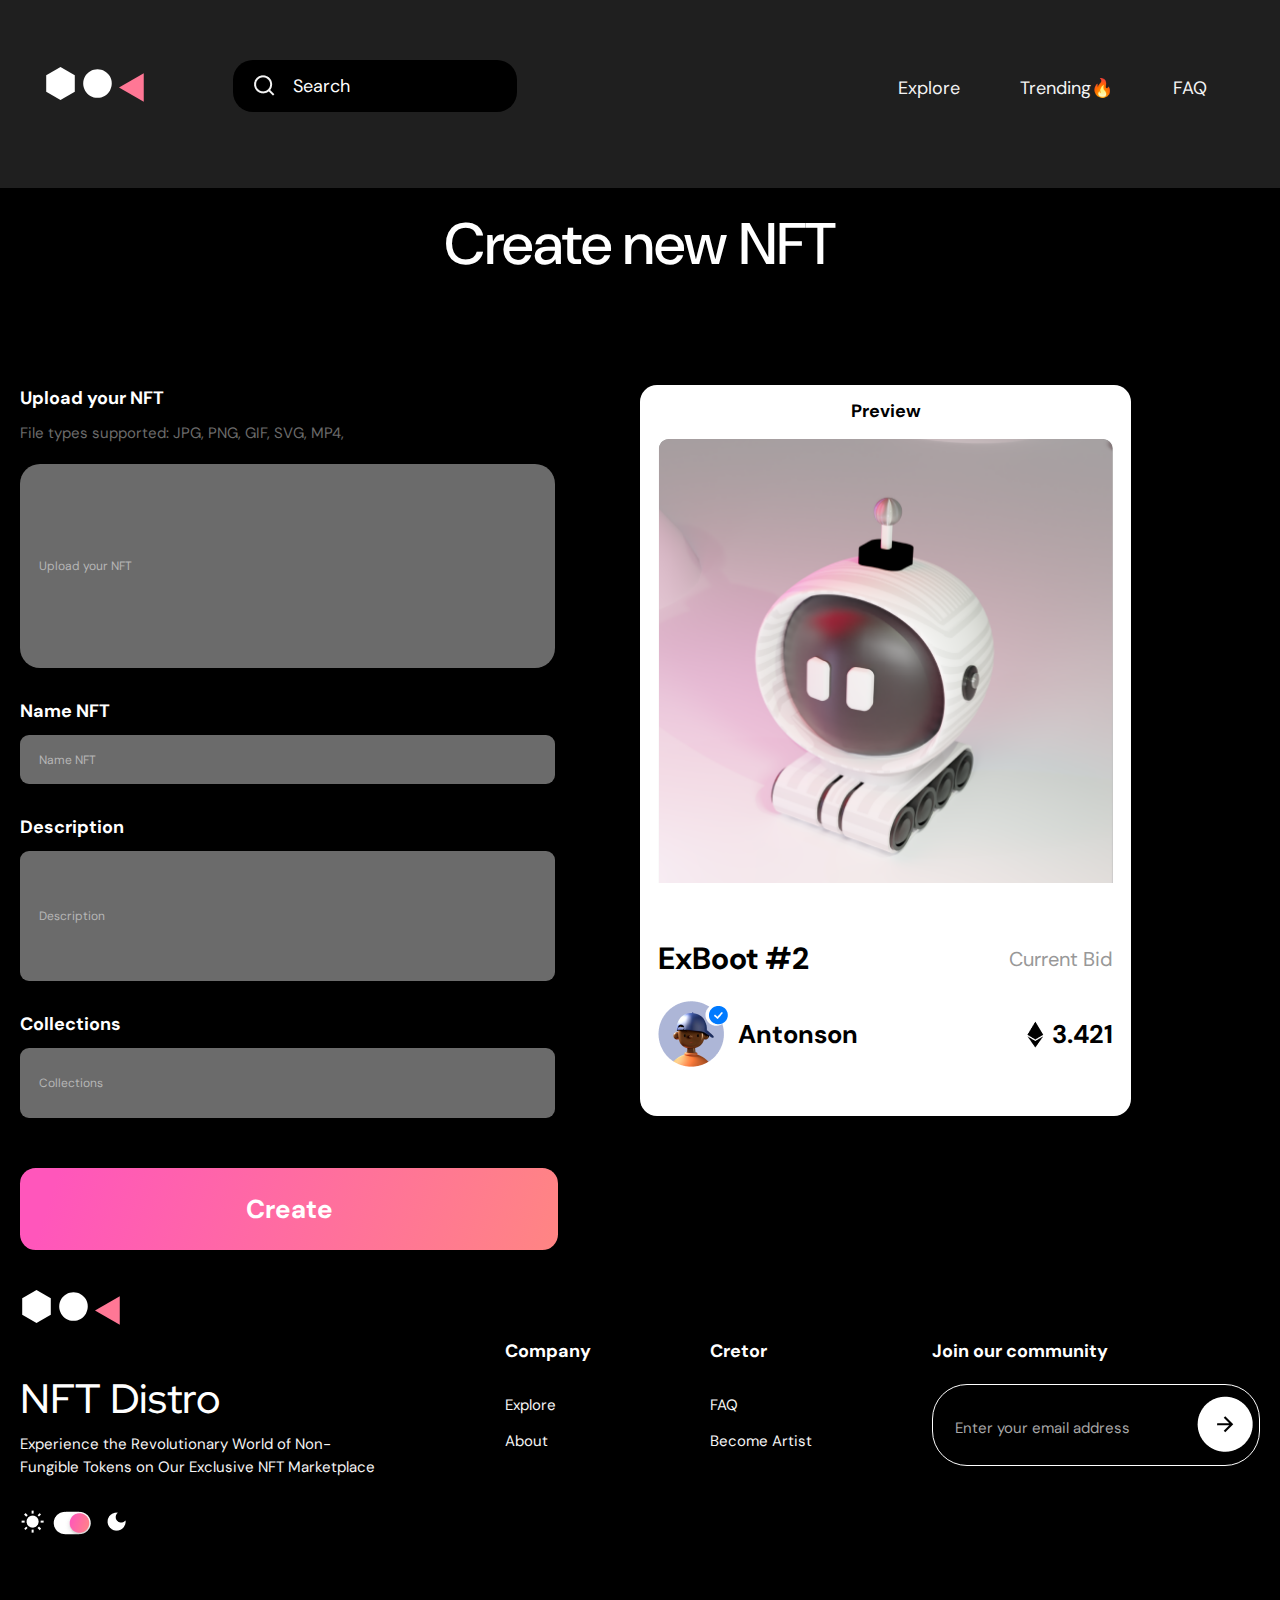
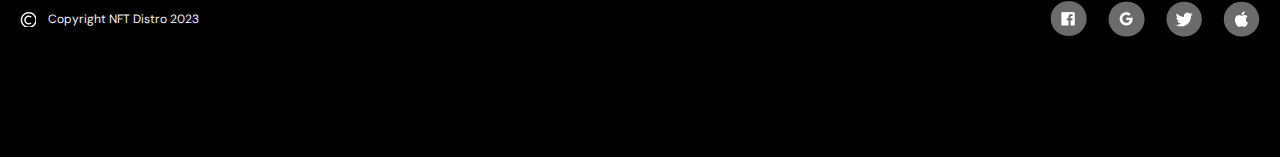
<file: NFT Distro/upload.html>
<!DOCTYPE html>
<html lang="en">
<head>
    <meta charset="UTF-8">
    <meta http-equiv="X-UA-Compatible" content="IE=edge">
    <meta name="viewport" content="width=device-width, initial-scale=1.0">

    <link href="https://fonts.googleapis.com/css2?family=DM+Sans:wght@400;500;700&family=Red+Hat+Display:wght@500;700&display=swap" rel="stylesheet">

    <link rel="stylesheet" href="css/reset.css">
    <link rel="stylesheet" href="css/style.css">
    <link rel="stylesheet" href="css/media.css">

    <title>NFT Distro</title>
</head>
<body>

    <div class="wrapper">
        
        <header class="header">
            <div class="container">
                <nav class="nav__items">
                    <button class="menu-btn" type="button">
                        <span class="btn-line"></span>
                        <span class="btn-line"></span>
                        <span class="btn-line"></span>
                        <span class="btn-line"></span>
                    </button>
                    <div class="nav__left">
                        <a href="index.html" class="logo">
                            <img src="img/logo.svg" alt="Logo" class="img__logo">
                        </a>
                        <div class="nav__input">
                            <img src="img/search-line.png" alt="" class="img__input-search">
                            <input type="text" class="input__nav" placeholder="Search">
                        </div>
                    </div>
                    <div class="nav__rigth">
                        <ul class="nav__right-items">
                            <li class="nav__right-item">
                                <a href="#" class="nav__right-link">Explore</a>
                            </li>
                            <li class="nav__right-item">
                                <a href="#" class="nav__right-link">Trending🔥</a>
                            </li>
                            <li class="nav__right-item">
                                <a href="#" class="nav__right-link">FAQ</a>
                            </li>
                        </ul>
                    </div>
                </nav>
            </div>
        </header>

        <main>

            <section class="upload">
                <div class="container">
                    <h1 class="upload__title">Create new NFT</h1>
                    <div class="upload__wrapper">
                        <div class="upload__inputs">
                            <div class="upload__inputs-content">
                                <h3 class="upload__inputs-title">Upload your NFT</h3>
                                <p class="upload__inputs-descr">File types supported: JPG, PNG, GIF, SVG, MP4,</p>
                                <input type="text" class="input__upload input--upload" placeholder="Upload your NFT">
                                <h3 class="upload__inputs-title">Name NFT</h3>
                                <input type="text" class="input__upload input--name" placeholder="Name NFT">
                                <h3 class="upload__inputs-title">Description</h3>
                                <input type="text" class="input__upload input--description" placeholder="Description">
                                <h3 class="upload__inputs-title">Collections</h3>
                                <input type="text" class="input__upload input--collections" placeholder="Collections">
                                <div class="upload__btn">
                                    <a href="#" class="btn btn--create">Create</a>
                                </div>
                            </div>
                        </div>
                        <div class="upload__prew">
                            <div class="upload__prew-content">
                                <h3 class="upload__prew-suptitle">Preview</h3>
                                <img src="img/upload_prew-1.png" alt="" class="img__upload-prew">
                                <div class="upload__prew-current">
                                    <div class="prew__current-info">
                                        <a href="#" class="prew__info-title">ExBoot #2</a>
                                        <p class="prew__info-bid">Current Bid</p>
                                    </div>
                                </div>
                                <div class="prew__info-about">
                                    <div class="prew__about-owner">
                                        <img src="img/trending__person-3.png" alt="" class="img__prew-owner">
                                        <h3 class="prew__owner-name">Antonson</h3>
                                    </div>
                                    <div class="prew__about-bid">
                                        <img src="img/eth_black.png" alt="" class="img__eth-black">
                                        <p class="prew__bid-pice">3.421</p>
                                    </div>
                                </div>
                            </div>
                        </div>
                    </div>
                </div>
            </section>

        </main>

        <footer class="footer">
            <div class="container">
                <a href="index.html" class="logo">
                    <img src="img/logo.svg" alt="" class="img__logo">
                </a>
                <div class="footer__menu">
                    <ul class="footer__menu-list">
                        <li class="footer__menu-item">
                            <p class="footer__item-title-nft hatMedium">NFT Distro</p>
                        </li>
                        <li class="footer__menu-item">
                            <p class="footer__item-descr">Experience the Revolutionary World of Non-Fungible Tokens on Our Exclusive NFT Marketplace</p>
                        </li>
                    </ul>
                    <ul class="footer__menu-list">
                        <li class="footer__menu-item">
                            <p class="footer__item-title">Company</p>
                        </li>
                        <li class="footer__menu-item">
                            <a href="explore.html" class="footer__menu-link">Explore</a>
                        </li>
                        <li class="footer__menu-item">
                            <a href="about.html" class="footer__menu-link">About</a>
                        </li>
                    </ul>
                    <ul class="footer__menu-list">
                        <li class="footer__menu-item">
                            <p class="footer__item-title">Cretor</p>
                        </li>
                        <li class="footer__menu-item">
                            <a href="faq.html" class="footer__menu-link">FAQ</a>
                        </li>
                        <li class="footer__menu-item">
                            <a href="become.html" class="footer__menu-link">Become Artist</a>
                        </li>
                    </ul>
                    <ul class="footer__menu-list">
                        <li class="footer__menu-item">
                            <p class="footer__item-title">Join our community</p>
                        </li>
                        <div class="footer__input">
                            <input type="text" class="input__footer" placeholder="Enter your email address">
                            <img src="img/circle.png" alt="" class="img__input">
                        </div>
                    </ul>
                </div>
                <div class="switch">
                    <div class="switch__item">
                        <img src="img/switch-1.png" alt="" class="img__switch">
                    </div>
                    <div class="switch__item">
                        <img src="img/switch-2.png" alt="" class="img__switch">
                    </div>
                    <div class="switch__item">
                        <img src="img/switch-3.png" alt="" class="img__switch">
                    </div>
                </div>
                <div class="copyright">
                    <div class="copyright-copy">
                        <p class="copy">Copyright NFT Distro 2023 </p>
                    </div>
                    <div class="copyright__social">
                        <div class="copyright__social-item">
                            <a href="#" class="copyryght__social-link">
                                <img src="img/fb.png" alt="" class="img__copyright-social">
                            </a>
                        </div>
                        <div class="copyright__social-item">
                            <a href="#" class="copyryght__social-link">
                                <img src="img/google.png" alt="" class="img__copyright-social">
                            </a>
                        </div>
                        <div class="copyright__social-item">
                            <a href="#" class="copyryght__social-link">
                                <img src="img/tw.png" alt="" class="img__copyright-social">
                            </a>
                        </div>
                        <div class="copyright__social-item">
                            <a href="#" class="copyryght__social-link">
                                <img src="img/apple.png" alt="" class="img__copyright-social">
                            </a>
                        </div>
                    </div>
                </div>
            </div>
        </footer>

    </div>
    
    <script src="js/main.js"></script>
</body>
</html>
</file>
<file: NFT Distro/css/style.css>
*{
    margin: 0;
    padding: 0;
}

*,
*::after,
*::before{
    box-sizing: border-box;
}

h1, h2, h3, h4, h5, h6{
    margin: 0;
    padding: 0;
}

a{
    outline: none;
    text-decoration: none;
}

body{
    font-family: 'DM Sans', sans-serif;
    font-weight: 400;
    font-size: 24px;
    color: #fff;
    background: #000;
}

.menu-btn{
    display: none;
}

.hatMedium{
    font-family: 'Red Hat Display', sans-serif;
    font-weight: 500;
    font-size: 68px;
    line-height: 85px;
    letter-spacing: -0.003em;
}

.hatBold{
    font-family: 'Red Hat Display', sans-serif;
    font-weight: 700;
    font-size: 58.4524px;
    line-height: 72px;
    letter-spacing: -0.003em;
}

.btn{
    display: inline-block;
    font-weight: 700;
    text-align: center;
    /* margin-bottom: 10px; */
}

.btn--collection{
    width: 225px;
}

.btn--purple{
    padding: 16px;
    max-width: 245px;
    width: 100%;
    background: linear-gradient(108.39deg, #FF56BB 6.99%, #FF8F77 119.86%);
    border-radius: 15.7422px;
    color: #fff;
    font-weight: 700;
    font-size: 18px;
    line-height: 26px;
}

.btn--purple-18{
    position: relative;
    font-size: 18px;
    line-height: 26px;
    color: #FFFFFF;
    padding: 19px;
    padding-left: 90px;
    max-width: 285px;
    width: 100%;
    background: linear-gradient(108.39deg, #FF56BB 6.99%, #FF8F77 119.86%);
    border-radius: 15.7422px;
}

.btn--purple-18::before{
    position: absolute;
    content: "";
    background: url('../img/wallet.svg');
    width: 17px;
    height: 17px;
    left: 57px;
    bottom: 23px;
}

.btn--purple-15{
    position: relative;
    font-size: 15px;
    line-height: 23px;
    color: #fff;
    padding: 15px;
    padding-left: 91px;
    max-width: 225px;
    width: 100%;
    background: linear-gradient(108.39deg, #FF56BB 6.99%, #FF8F77 119.86%);
    border-radius: 15.7422px;
}

.btn--purple-15::before{
    position: absolute;
    content: "";
    background: url('../img/wallet.svg');
    width: 17px;
    height: 17px;
    left: 65px;
    bottom: 19px;
}

.btn--purple-big{
    padding: 15px;
    max-width: 435px;
    width: 100%;
    background: linear-gradient(108.39deg, #FF56BB 6.99%, #FF8F77 119.86%);
    border-radius: 15.7422px;
    font-weight: 700;
    font-size: 15px;
    line-height: 23px;
    color: #FFFFFF;
}

.btn--transparent-add{
    position: relative;
    padding: 11px;
    padding-right: 50px;
    padding-left: 20px;
    max-width: 190px;
    width: 100%;
    font-size: 15px;
    line-height: 23px;
    color: #FFFFFF;
    border: 0.950352px solid #FFFFFF;
    border-radius: 20px;
}

.btn--transparent-add::after{
    position: absolute;
    content: "";
    background: url('../img/arrow-down.png');
    width: 19px;
    height: 11px;
    right: 26px;
    bottom: 18px;
}

.btn--transparent{
    padding: 11px 43px;
    font-size: 15px;
    line-height: 23px;
    color: #FFFFFF;
    border: 0.950352px solid #FFFFFF;
    border-radius: 20px;
}

.btn--transparent--download{
    position: relative;
    padding: 12px 24px 12px 55px;
    border: 1px solid #FFFFFF;
    border-radius: 13px;
    font-weight: 700;
    font-size: 18px;
    line-height: 26px;
    color: #FFFFFF
}

.btn--transparent--download::before{
    position: absolute;
    content: "";
    background: url('../img/download.png');
    width: 24px;
    height: 24px;
    left: 24px;
}

.btn--blue{
    padding: 20px;
    max-width: 185px;
    width: 100%;
    background: linear-gradient(108.39deg, #6E56FF 6.99%, #B073FF 119.86%);
    border-radius: 20px;
    font-size: 14px;
    line-height: 22px;
    color: #FFFFFF;
}

.btn--send{
    padding: 15px;
    max-width: 540px;
    width: 100%;
    font-size: 26px;
    line-height: 34px;
    color: #FFFFFF;
    background: linear-gradient(108.39deg, #FF56BB 6.99%, #FF8F77 119.86%);
    border-radius: 15.7422px;
}

.btn--discover{
    padding: 11px 31px;
    font-weight: 700;
    font-size: 18px;
    line-height: 26px;
    color: #FFFFFF;
    background: transparent;
    transition: .3s linear;
}

.btn--discover:hover{
    background: linear-gradient(108.39deg, #FF56BB 6.99%, #FF8F77 119.86%);
    border-radius: 20px;
}

.btn--create{
    padding: 24px;
    max-width: 538px;
    width: 100%;
    font-weight: 700;
    font-size: 26px;
    line-height: 34px;
    background: linear-gradient(108.39deg, #FF56BB 6.99%, #FF8F77 119.86%);
    border-radius: 15.7422px;
    color: #fff;
}

.btn--join{
    background: linear-gradient(108.39deg, #FF56BB 6.99%, #FF8F77 119.86%);
    border-radius: 15.7422px;
    max-width: 280px;
    width: 100%;
    color: #fff;
    padding: 15px;
    font-size: 26px;
    line-height: 34px;
    font-weight: 400;
}

.wrapper{
    display: flex;
    flex-direction: column;
    min-height: 100%;
}

.container{
    max-width: 1250px;
    padding: 0 5px;
    margin: 0 auto;
}

/* HEADER */

.header {
    padding: 60px 68px 76px 39px;
    background: #1F1F1F;
}

.nav__items {
    display: flex;
    justify-content: space-between;
    align-items: center;
}

.nav__left {
    display: flex;
    gap: 80px;
    align-items: center;
}

.logo {
    display: inline-block;
}

.img__logo {
}

.nav__input {
    position: relative;
}

.img__input-search{
    position: absolute;
    left: 19px;
    bottom: 14px;
}

.input__nav {
    background: #000;
    border-radius: 20px;
    border: 0;
    font-size: 18px;
    line-height: 26px;
    color: #F4F4F4;
    padding: 13px 13px 13px 60px;
}

.input__nav::placeholder{
    color: #fff;
}

.nav__rigth {
}

.nav__right-items {
    display: flex;
    align-items: center;
    gap: 60px;
}

.nav__right-item {
}

.nav__right-link {
    font-size: 18px;
    line-height: 26px;
    color: #F4F4F4;
    transition: .3s linear;
}

.nav__right-link:hover{
    font-size: 20px;
    font-weight: 700;
    color: #fff;
}

/* UNLOCK */

.unlock {
    padding-bottom: 180px;
    background: #1F1F1F;
}

.unlock__wrapper {
    display: flex;
    justify-content: space-between;
    align-items: center;
    gap: 11px;
}

.unlock__info {
}

.unlock__info-content {
    max-width: 620px;
}

.unlock__content-suptitle {
    font-size: 13.5354px;
    line-height: 24px;
    letter-spacing: 0.31em;
    color: #F4F4F4;
    margin-bottom: 12px;
}

.unlock__content-title {
    font-weight: 500;
    font-size: 68.8924px;
    line-height: 85px;
    letter-spacing: -0.003em;
    margin-bottom: 30px;
}

.unlock__content-descr {
    color: #F4F4F4;
    margin-bottom: 55px;
    line-height: 42px;
}

.unlock__photo {
    position: relative;
}

.img__unlock-dec{
    position: absolute;
    right: -65px;
    top: -45px;
}

.img__unlock-photo {
}

/* TRENDING */

.trending {
    padding-top: 50px;
    padding-bottom: 150px;
}

.trending__title {
    font-weight: 700;
    font-size: 40px;
    line-height: 40px;
    letter-spacing: -0.003em;
}

.trending__items {
    margin-top: 49px;
    display: grid;
    grid-template-columns: repeat(4, 1fr);
    gap: 23px;
}

.trending__item {
    max-width: 290px;
    padding: 9px 9px 20px;
    background: #1F1F1F;
    border-radius: 11.4263px;
}

.trending__item-content {
}

.trending__content-top {
}

.img__trending-photo {
    margin: 0 auto;
    margin-bottom: 17px;
}

.trending__content-bottom {
}

.trending__bottom-title {
    display: inline-block;
    color: #fff;
    font-weight: 700;
    font-size: 18px;
    line-height: 26px;
    margin-bottom: 12px;
}

.trending__bottom-about {
    display: flex;
    justify-content: space-between;
}

.trending__about-person {
    display: flex;
    align-items: center;
    gap: 8px;
}

.img__trending-person {
}

.trending__person-name {
    font-weight: 700;
    font-size: 15px;
    line-height: 23px;
}

.trending__about-price {
}

.trending__price-bid {
    font-size: 12px;
    line-height: 16px;
    color: #6B6B6B;
}

.trending__price-cost {
    position: relative;
    /* padding-left: 12px; */
    font-weight: 700;
    font-size: 15px;
    line-height: 23px;
    text-align: right;
}

.trending__price-cost::before{
    position: absolute;
    content: "";
    background: url('../img/price__eth.png');
    width: 9.8px;
    height: 15px;
    left: 10px;
    bottom: 5px;
}

/* COLLECTION */

.collection {
    padding-bottom: 180px;
}

.collection__title {
    font-weight: 700;
    font-size: 40px;
    line-height: 40px;
    letter-spacing: -0.003em;
    text-align: center;
    margin-bottom: 59px;
}

.collection__wrapper {
    display: flex;
    gap: 53px;
}

.collection__items {
    display: flex;
    gap: 29px;
    background: #1F1F1F;
    border-radius: 8.99376px;
    padding: 21px 34px 21px 21px;
}

.collection__item-photo {
}

.img__collection-item {
    height: 100%;
}

.collection__content {
}

.collection__content-title {
    margin-top: 22px;
    margin-bottom: 14px;
    font-weight: 700;
    font-size: 32px;
    line-height: 40px;
    letter-spacing: -0.003em;
}

.collection__content-descr {
    font-size: 12px;
    line-height: 16px;
    color: #6B6B6B;
    margin-bottom: 14px;
}

.collection__content-text {
    font-size: 12px;
    line-height: 16px;
    color: #F4F4F4;
    margin-bottom: 27px;
}

.collection__content-bid {
    display: flex;
    gap: 41px;
}

.trending__about-price {
}

.trending__price-bid {
}

.trending__price-cost {
}

.collection__content-time {
    margin-bottom: 21px;
}

.collection__end {
    font-size: 12px;
    line-height: 16px;
    color: #6B6B6B;
}

.collection__time {
    font-weight: 700;
    font-size: 14px;
    line-height: 22px;
}

/* LEADER */

.leader {
    padding: 120px 80px;
    background: #191919;
}

.leader__title {
    text-align: center;
    font-weight: 700;
    font-size: 40px;
    line-height: 40px;
    letter-spacing: -0.003em;
    margin-bottom: 104px;
}

.leader__items {
    display: grid;
    grid-template-columns: repeat(5, 1fr);
    gap: 80px;
}

.leader__item {
    text-align: center;
}

.leader__item-content {
}

.img__leader-content {
    margin: 0 auto;
    margin-bottom: 20px;
}

.leader__content-name {
    font-weight: 500;
    font-size: 26px;
    line-height: 34px;
    margin-bottom: 4px;
}

.leader__content-price {
    display: inline-block;
    position: relative;
    font-weight: 700;
    font-size: 18px;
    line-height: 26px;
    padding-left: 21px;
}

.leader__content-price::before{
    position: absolute;
    content: "";
    background: url('../img/price__eth-2.png');
    width: 14px;
    height: 21px;
    left: 0;
    bottom: 2px;
}

/* EXPLORE */

.explore {
    padding-top: 133px;
    padding-bottom: 158px;
}

.container {
}

.explore__header {
    display: flex;
    justify-content: space-between;
    align-items: center;
}

.explore__header-title {
}

.explore__btns{
    margin-top: 48px;
    text-align: center;
}

/* TRY */

.try {
    padding-bottom: 170px;
}

.try__item {
    position: relative;
    background: #151515;
    border-radius: 30px;
    padding: 66px 0 72px 95px;
}

.try__title {
    max-width: 400px;
    font-size: 68.8924px;
    line-height: 85px;
    letter-spacing: -0.003em;
    margin-bottom: 50px;
}

.img__try {
    position: absolute;
    right: 150px;
    bottom: 0;
}


/* PAGE DISCOVER */

/* DISCOVER */

.discover {
    background: #1F1F1F;
    padding-bottom: 5px;
}

.discover__wrapper{
    margin: 0 auto;
    text-align: center;
}

.discover__title {
    font-size: 68.8924px;
    line-height: 85px;
    letter-spacing: -0.003em;
    text-align: center;
    margin-bottom: 58px;
}

.discover__input {
    position: relative;
    text-align: center;
    display: inline-block;
    margin-bottom: 90px;
}

.img__discover-input{
    position: absolute;
    left: 19px;
    bottom: 23px;
}

.input__discover {
    background: #000000;
    color: #fff;
    border-radius: 20px;
    padding: 17px 17px 17px 59px;
    border: 0;
    width: 545px;
}

.input__discover::placeholder{
    color: #fff;
}

.discover__btn-items {
    margin-top: 40px;
    display: flex;
    gap: 36px;
}

.discover--explore{
    padding-top: 0;
}


/* PAGE DETAIL */

/* DETAIL */

.detail {
    background: #1F1F1F;
    padding-bottom: 110px;
}

.detail__wrapper {
    display: flex;
    justify-content: space-between;
    gap: 81px;
}

.detail__photo {
}

.img__detail-ph {
}

.detail__info {
}

.detail__info-content {
}

.detail__content-title {
    font-weight: 700;
    font-size: 40px;
    line-height: 40px;
    letter-spacing: -0.003em;
    margin-bottom: 10px;
}

.detail__content-subtitle {
    font-size: 15px;
    line-height: 23px;
    color: #6B6B6B;
    margin-bottom: 34px;
}

.detail__content-about {
    display: flex;
    gap: 53px;
}

.detail__about-items {
    
}

.detail__item-desc {
    font-size: 15px;
    line-height: 23px;
    color: #6B6B6B;
    margin-bottom: 9px;
}

.detail__about-item {
    background: #000;
    padding: 12px 47px 12px 25px;
    border-radius: 11px;
    display: flex;
    align-items: center;
    gap: 14px;
}

.img__detail-item {
}

.detail__item-name {
    font-weight: 700;
    font-size: 18px;
    line-height: 26px;
}

.item__collection {
}

.item__creator {
}

.detail__content-descr {
    font-size: 15px;
    line-height: 23px;
    color: #6B6B6B;
    margin-top: 29px;
}

.detail__content-text {
    max-width: 600px;
    font-size: 18px;
    line-height: 26px;
    margin-bottom: 29px;
}

.collection__content-bid {
}

.trending__about-price {
}

.trending__price-bid {
}

.detail__price-bid {
}

.trending {
}

.detail__price-cost {
    position: relative;
    padding-left: 20px;
    font-weight: 500;
    font-size: 26px;
    line-height: 34px;
}

.detail__price-cost::before{
    position: absolute;
    content: "";
    background: url('../img/price__eth-2.png');
    width: 14px;
    height: 21px;
    left: 0;
    bottom: 6px;
}

.collection__end {
}

.detail__end {
}

.collection__time {
}

.detail__time {
    font-weight: 500;
    font-size: 26px;
    line-height: 34px;
}


/* PAGE BECOME */

/* BECOME */

.become {
    background: #1F1F1F;
    padding-bottom: 110px;
}

.become__wrapper {
    display: grid;
    grid-template-columns: repeat(3, 1fr);
    gap: 10px;
    justify-items: center;
}

.become__photo {
}

.img__become-ph {
}

.become__info {
}

.become__info-content {
}

.become__btn{
    text-align: center;
}

.become__content-title {
    text-align: center;
    font-size: 68.8924px;
    line-height: 85px;
    letter-spacing: -0.003em;
    margin-bottom: 20px;
}

.become__content-descr {
    font-size: 18px;
    line-height: 26px;
    text-align: center;
    margin-bottom: 53px;
}


/* CREATE */

.create {
    padding-top: 30px;
    padding-bottom: 200px;
}

.create__items {
    display: flex;
    justify-content: space-around;
    align-items: center;
}

.create__items:not(:last-child){
    margin-bottom: 112px;
}

.create__items:nth-child(even){
    flex-direction: row-reverse;
}

.create__item {
    max-width: 386px;
    padding: 87px 50px 52px 50px;
    background: #1F1F1F;
    border-radius: 17.9741px;
}

.create__item-content {
}

.img__create-item {
    text-align: center;
    margin: 0 auto;
}

.create__item-title {
    margin-top: 44px;
    font-weight: 500;
    font-size: 26.3829px;
    line-height: 32px;
    /* identical to box height, or 123% */
    
    text-align: center;
    letter-spacing: -0.003em;
}

.create__info {
}

.create__info-content {
}

.create__content-title {
    font-weight: 500;
    font-size: 44.9145px;
    line-height: 55px;
    letter-spacing: -0.003em;
    margin-bottom: 22px;
}

.create__content-descr {
    max-width: 395px;
    font-size: 18px;
    line-height: 26px;
    margin-bottom: 20px;
}

/* UPLOAD */

.upload {
}

.upload__title {
    padding-top: 20px;
    text-align: center;
    font-weight: 500;
    font-size: 58.4524px;
    line-height: 72px;
    letter-spacing: -0.003em;
    margin-bottom: 105px;
}

.upload__wrapper {
    display: grid;
    grid-template-columns: repeat(2, 1fr);
    align-items: start;
}

.upload__inputs {
}

.upload__inputs-content {
}

.upload__inputs-title {
    font-weight: 700;
    font-size: 18px;
    line-height: 26px;
    margin-bottom: 11px;
}

.upload__inputs-descr {
    font-size: 15px;
    line-height: 23px;
    color: #6B6B6B;
    margin-bottom: 19px;
}

.input__upload{
    background: #6B6B6B;
    font-size: 12px;
    line-height: 16px;
    color: #fff;
    border: 0;
    padding: 19px;
    margin-bottom: 30px;
    width: 535px;
}

.input__upload::placeholder{
    color: #B6B6B6;
}

.input--upload {
    height: 204px;
    border-radius: 20px;
}

.input--name {
    height: 49px;
    border-radius: 9px;
}

.input--description {
    height: 130px;
    border-radius: 9px;
}

.input--collections {
    height: 70px;
    border-radius: 9px;
}

.upload__btn {
    margin-top: 20px;
}

.upload__prew {
    max-width: 491px;
    padding: 13px 18px 49px 18px;
    background: #FFFFFF;
    border-radius: 17px;
}

.upload__prew-content {
}

.upload__prew-suptitle {
    text-align: center;
    font-weight: 700;
    font-size: 18px;
    line-height: 26px;
    color: #000000;
    margin-bottom: 15px;
}

.img__upload-prew {
}

.upload__prew-current {
    margin-top: 54px;
    color: #000;
}

.prew__current-info {
    display: flex;
    justify-content: space-between;
    align-items: center;
}

.prew__info-title {
    display: inline-block;
    font-weight: 700;
    font-size: 30.7241px;
    line-height: 44px;
    color: #000000;
}

.prew__info-bid {
    font-size: 20px;
    line-height: 27px;
    color: #989898;
}

.prew__info-about {
    margin-top: 20px;
    display: flex;
    justify-content: space-between;
    align-items: center;
}

.prew__about-owner {
    display: flex;
    gap: 10px;
    align-items: center;
}

.img__prew-owner {
}

.prew__owner-name {
    font-weight: 700;
    font-size: 25.6034px;
    line-height: 39px;
    color: #000000;
}

.prew__about-bid {
    display: flex;
    align-items: center;
    gap: 8px;
}

.prew__bid-pice {
    font-weight: 700;
    font-size: 25.6034px;
    line-height: 39px;
    color: #000000;
}


/* PAGE ABOUT */

/* ABOUT */

.about {
}

.about__wrapper {
    display: flex;
    gap: 64px;
    justify-content: space-between;
    align-items: center;
}

.about__info {
}

.about__info-content {
    max-width: 600px;
}

.about__content-suptitle {
    font-weight: 700;
    font-size: 13.5354px;
    line-height: 24px;
    letter-spacing: 0.31em;
    color: #FAFAFA;
    margin-bottom: 16px;
}

.about__content-title {
    font-weight: 700;
    font-size: 58.4524px;
    line-height: 72px;
    letter-spacing: -0.003em;
    margin-bottom: 22px;
}

.about__content-descr {
    font-weight: 700;
    font-size: 18px;
    line-height: 26px;
}

.about__photo {
}

.img__about-ph {
}

/* ASTRONOT */


/* ICONS */

.icons {
    padding-top: 90px;
    padding-bottom: 260px;
}

.icons__items {
    display: flex;
    justify-content: space-evenly;
    flex-wrap: wrap;
}

.icons__item {
}

.img__icons-item {
}

/* DISTRO */

.distro {
    padding-top: 63px;
    padding-bottom: 135px;
}

.distro__title {
    font-weight: 700;
    font-size: 58.4524px;
    line-height: 72px;
    letter-spacing: -0.003em;
    margin-bottom: 51px;
    text-align: center;
}

.img__distro {
}

/* PARTNERS */

.partners {
    padding-bottom: 220px;
}

.partners__title {
    text-align: center;
    font-weight: 700;
    font-size: 58.4524px;
    line-height: 72px;
    letter-spacing: -0.003em;
    margin-bottom: 83px;
}

.partners__items {
    display: grid;
    grid-template-columns: repeat(5, 1fr);
    align-items: center;
    gap: 62px 62px;
}

.partners__items:not(:last-child){
    margin-bottom: 62px;
}

.partners__item {
}

.img__partners-item {
}

/* TEAM */

.team {
    padding-bottom: 190px;
}

.team__title {
    font-weight: 700;
    font-size: 58.4524px;
    line-height: 72px;
    letter-spacing: -0.003em;
    text-align: center;
    margin-bottom: 81px;
}

.team__items {
    display: grid;
    grid-template-columns: repeat(5, 1fr);
    align-items: center;
}

.team__item {
    text-align: center;
}

.team__item-content {
}

.img__team-content {
    margin: 0 auto;
}

.team__content-name {
    margin-top: 22px;
    font-size: 25.6034px;
    line-height: 39px;
}

.team__content-job {
    font-weight: 700;
    font-size: 18px;
    line-height: 26px;
    color: #6B6B6B;
}

/* INTERESTED */

.interested {
    padding-bottom: 150px;
}

.interested__item-content{
    max-width: 815px;
    margin: 0 auto;
}

.interested__item {
    background: #1F1F1F;
    border-radius: 30px;
    text-align: center;
    padding: 65px 0;
}

.interested__item-title {
    font-weight: 700;
    font-size: 68.8924px;
    line-height: 85px;
    letter-spacing: -0.003em;
    margin-bottom: 5px;
}

.interested__item-descr {
    font-weight: 700;
    font-size: 18px;
    line-height: 26px;
    margin-bottom: 45px;
}

/* ASKED */

.asked{
    background: #1F1F1F;
    display: flex;
    flex-direction: column;
    align-items: center;
    padding-bottom: 150px;
}

.asked__suptitle{
    font-size: 13.5354px;
    line-height: 24px;
    text-align: center;
    letter-spacing: 0.31em;
    color: #F4F4F4;
    margin-bottom: 15px;
}

.asked__title{
    font-weight: 500;
    font-size: 58.4524px;
    line-height: 72px;
    text-align: center;
    letter-spacing: -0.003em;
    margin-bottom: 15px;
}

.asked__descr{
    font-size: 18px;
    line-height: 26px;
    text-align: center;
    margin-bottom: 30px;
}

.asked__input{
    margin-bottom: 51px;
}

.asked__btn-items{
    display: flex;
    justify-content: center;
    margin-bottom: 80px;
    margin-top: 0;
}

.faq{
    margin: 0 auto;
    max-width: 800px;
    margin-top: 20px;
    padding-bottom: 10px;
    border-bottom: 2px solid #fff;
    cursor: pointer;
    background: #000;
    padding: 20px 50px;
    border-radius: 16px;
}

.faq__question{
    display: flex;
    justify-content: space-between;
    align-items: center;
}

.faq__question-title{
    font-weight: 700;
    font-size: 18px;
    line-height: 26px;
}

.faq__answer{
    max-height: 0;
    overflow: hidden;
    transition: max-height 1.4s ease;
}

.faq__answer-text{
    font-size: 18px;
    line-height: 26px;
    padding: 23px 60px;
}

.faq.active .faq__answer{
    max-height: 300px;
    animation: fade 1s ease-in-out;
}

.faq.active svg{
    transform: rotate(180deg);
}

svg{
    transition: transform 0.5s ease-in;
}

@keyframes fade{
    from{
        opacity: 0;
        transform: translateY(-10px);
    }
    to{
        opacity: 1;
        transform: translateY(0px);
    }
}


/* FOOTER */

.footer {
    margin-top: 40px;
    padding-bottom: 120px;
}

.footer__menu {
    display: flex;
    justify-content: space-between;
    flex-wrap: wrap;
}

.footer__menu-list {
}

.footer__menu-item {
}

.footer__item-title-nft {
    margin-top: 35px;
    margin-bottom: 9px;
    font-size: 41.231px;
    line-height: 51px;
    letter-spacing: -0.003em;
}

.footer__item-descr {
    max-width: 365px;
    font-size: 15px;
    line-height: 23px;
    color: #F4F4F4;
}

.footer__item-title {
    font-weight: 700;
    font-size: 18px;
    line-height: 26px;
    margin-bottom: 20px;
}

.footer__menu-link {
    position: relative;
    font-size: 15px;
    line-height: 23px;
    color: #F4F4F4;
    margin-bottom: 16px;
}

.footer__menu-link::after{
    position: absolute;
    content: "";
    width: 100%;
    height: 2px;
    background: #fff;
    bottom: 0;
    left: 0;
    opacity: 0;
}

.footer__menu-link:hover::after{
    opacity: 1;
}

.footer__input{
    position: relative;
}

.input__footer{
    background: transparent;
    border: 0.950352px solid #FFFFFF;
    border-radius: 35px;
    color: #fff;
    padding: 22px;
}

.input__footer::placeholder{
    font-size: 15px;
    line-height: 23px;
    color: #A6A6A6;
}

.img__input{
    position: absolute;
    right: 7px;
    top: 12px;
}

.switch {
    margin-top: 30px;
    display: flex;
    gap: 8px;
}

.switch__item {
}

.img__switch {
}

.copyright {
    margin-top: 60px;
    display: flex;
    justify-content: space-between;
    align-items: center;
}

.copyright-copy {
}

.copy {
    position: relative;
    font-size: 12px;
    line-height: 16px;
    color: #F4F4F4;
    padding-left: 28px;
}

.copy::before{
    position: absolute;
    content: "";
    background: url('../img/copyright.png');
    width: 16px;
    height: 16px;
    left: 0;
}

.copyright__social {
    display: flex;
    gap: 21px;
}

.copyright__social-item {
}

.img__copyright-social {
}
</file>
<file: NFT Distro/css/media.css>
@media (max-width:1280px){
    .leader__items{
        grid-template-columns: repeat(4, 1fr);
    }
}

@media (max-width:1200px){
    .collection__items{
        flex-direction: column;
        margin: 0 auto;
        text-align: center;
    }

    .collection__item-photo{
        margin: 0 auto;
    }

    .trending__about-person{
        justify-content: center;
    }

    .collection__content-bid{
        justify-content: center;
    }
}

@media (max-width:1150px){
    .unlock{
        padding-bottom: 130px;
    }

    .unlock__wrapper{
        flex-direction: column;
    }

    .unlock__info{
        text-align: center;
        margin-bottom: 50px;
    }

    .about__wrapper{
        flex-direction: column;
        gap: 40px;
    }

    .about__info{
        margin-top: 50px;
        text-align: center;
    }

    .img__astronot{
        margin: 0 auto;
    }
}

@media (max-width:1130px){
    .upload__wrapper{
        grid-template-columns: repeat(1, 1fr);
        justify-items: center;
    }

    .upload__prew{
        margin-top: 50px;
    }
}

@media (max-width:1100px){
    .trending__items{
        grid-template-columns: repeat(3, 1fr);
    }

    .detail__wrapper{
        gap: 30px;
    }
}

@media (max-width:1060px){
    .leader__items{
        grid-template-columns: repeat(3, 1fr);
    }

    .become__wrapper{
        grid-template-columns: repeat(2, 1fr);
        justify-items: center;
    }
}

@media (max-width:1050px){
    .detail__wrapper{
        flex-direction: column-reverse;
        align-items: center;
    }

    .detail__info{
        text-align: center;
    }

    .detail__content-about{
        justify-content: center;
    }
}

@media (max-width:990px){
    .try{
        padding-bottom: 130px;
    }

    .try__item{
        padding: 50px 0 55px 60px;
    }

    .img__try{
        right: 70px;
    }
}

@media (max-width:950px){
    .trending__title{
        margin-bottom: 50px;
    }

    .trending__items{
        grid-template-columns: repeat(2, 1fr);
        justify-items: center;
        gap: 25px 10px;
    }

    .collection{
        padding-bottom: 120px;
    }

    .explore__header{
        margin-bottom: 50px;
    }

    .partners{
        padding-bottom: 100px;
    }

    .partners__items{
        grid-template-columns: repeat(4, 1fr);
        gap: 20px;
    }
}

@media(max-width: 900px){

    .header{
        padding: 40px;
    }

    /* BURGER MENU */

    .menu-btn{
        display: inline-block;
        width: 50px;
        height: 50px;
        background-color: transparent;
        order: 1;
        border: none;
        cursor: pointer;
        position: relative;
        z-index: 50;
    }

    .logo{
        position: relative;
        z-index: 50;
    }

    .btn-line{
        position: absolute;
        left: 0;
        width: 100%;
        background-color: #fff;
        height: 2px;
        transition: .3s ease-in;
    }

    .btn-line:nth-child(1){
        top: 0;
    }
    .btn-line:nth-child(2){
        top: 20px;
    }
    .btn-line:nth-child(3){
        top: 20px;
    }
    .btn-line:nth-child(4){
        top: 40px;
    }
    
    .menu-open .btn-line:nth-child(1){
        transform: scaleX(0);
    }
    .menu-open .btn-line:nth-child(2){
        transform: rotate(45deg);
    }
    .menu-open .btn-line:nth-child(3){
        transform: rotate(-45deg);
    }
    .menu-open .btn-line:nth-child(4){
        transform: scaleX(0);
    }

    .nav__right-items{
        position: absolute;
        left: 0;
        right: 0;
        bottom: 0;
        top: 0;
        background-color: #0a0a0a;
        display: flex;
        justify-content: center;
        align-items: center;
        flex-direction: column;
        transform: translateY(-100%); /*убирается с страницы*/
        transition: .3s ease-in;
    }

    .menu-open .nav__right-items{
        transform: translateY(0%); /*при клике добавляется бургер меню*/
    }

    .team__items{
        grid-template-columns: repeat(4, 1fr);
        gap: 20px;
    }

    .icons{
        padding: 90px 0;
    }
}

@media (max-width:860px){
    .img__try{
        right: 10px;
    }
}

@media (max-width:810px){
    .leader__items{
        grid-template-columns: repeat(2, 1fr);
    }
}

@media (max-width:790px){
    .try__title{
        font-size: 54px;
        margin-bottom: 20px;
    }

    .partners__items{
        grid-template-columns: repeat(3, 1fr);
    }
}

@media (max-width:750px){

    .collection{
        padding-bottom: 80px;
    }

    .collection__wrapper{
        flex-direction: column;
    }

    .collection__items{
        max-width: 300px;
        padding: 20px;
    }

    .leader{
        padding: 80px 0;
    }

    .explore__header{
        margin-bottom: 20px;
    }

    .create__items{
        flex-direction: column !important;
    }

    .create__info{
        text-align: center;
    }

    .input--upload{
        height: 130px;
    }

    .icons{
        padding-top: 30px;
        padding-bottom: 100px;
    }

    .team__items{
        grid-template-columns: repeat(3, 1fr);
    }

    .distro{
        padding-bottom: 100px;
    }

    .team{
        padding-bottom: 100px;
    }

    .interested{
        padding-bottom: 100px;
    }

    .interested__item-title{
        font-size: 60px;
    }
}

@media (max-width:700px){
    .explore{
        padding-top: 100px;
        padding-bottom: 120px;
    }

    .try{
        padding-bottom: 70px;
    }

    .img__try{
        display: none;
    }

    .try__item{
        padding: 30px;
        text-align: center;
    }

    .try__title{
        margin: 0 auto;
    }
}

@media(max-width:680px){
    .become{
        padding-bottom: 50px;
    }

    .become__wrapper{
        grid-template-columns: repeat(1, 1fr);
        text-align: center;
    }

    .become__content-descr{
        margin-bottom: 20px;
    }

    .upload__title{
        margin-bottom: 70px;
    }

    .asked{
        padding-bottom: 100px;
    }
}

@media(max-width:640px){
    .nav__left{
        gap: 0;
        justify-content: space-between;
    }
}

@media (max-width:600px){

    .leader__items{
        grid-template-columns: repeat(1, 1fr);
        gap: 50px;
    }

    .input__upload{
        width: 400px;
    }
}

@media (max-width:570px){
    .unlock__content-title{
        font-size: 50px;
        line-height: 60px;
        margin-bottom: 10px;
    }

    .trending{
        padding-bottom: 100px;
    }

    .explore{
        padding-top: 100px;
    }

    .team__items{
        grid-template-columns: repeat(2, 1fr);
    }

    .partners__items{
        grid-template-columns: repeat(2, 1fr);
    }
}

@media (max-width:550px){
    .nav__input{
        display: none;
    }

    .detail{
        padding-bottom: 70px;
    }
}

@media (max-width:440px){
    .detail__content-about{
        gap: 20px;
    }

    .input__upload{
        width: 320px;
    }

    .input--upload,
    .input--description{
        height: 100px;
    }
}

@media(max-width:375px){
    .team__items{
        grid-template-columns: repeat(1, 1fr);
    }
}
</file>
